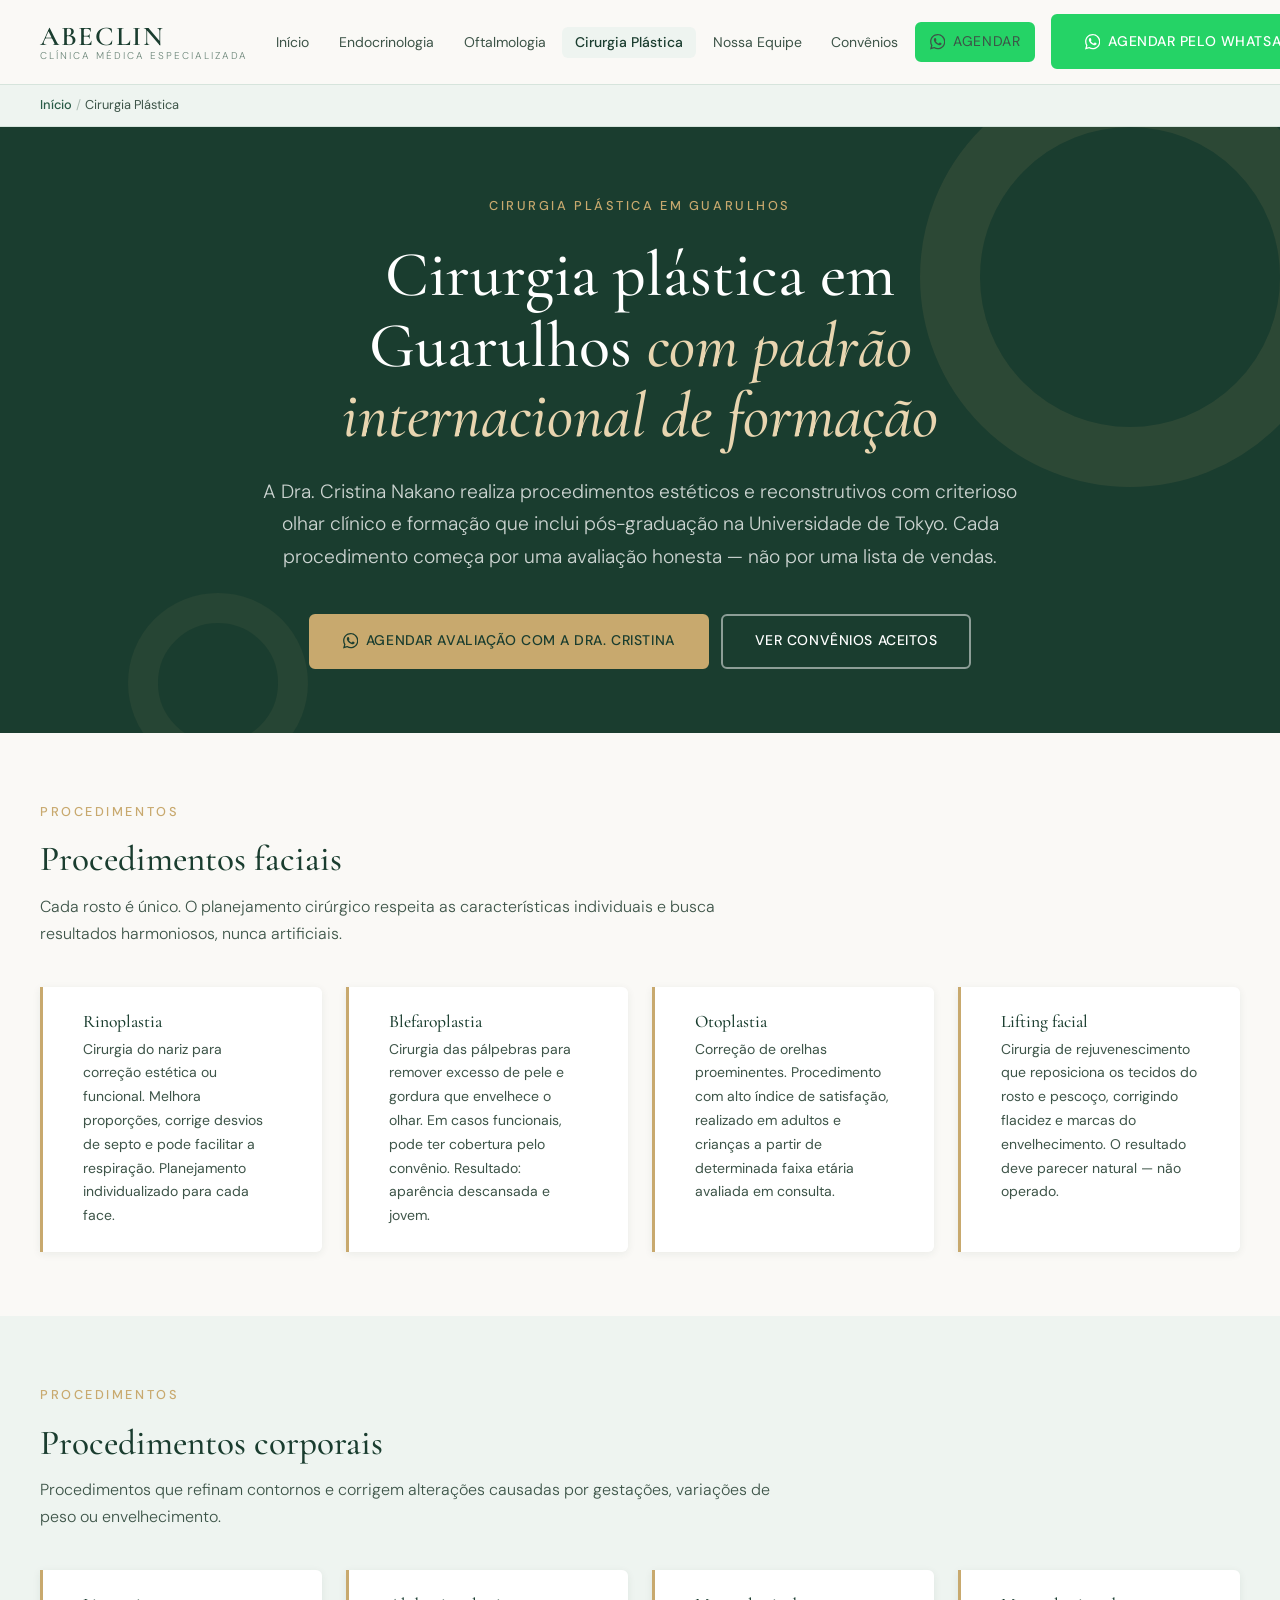
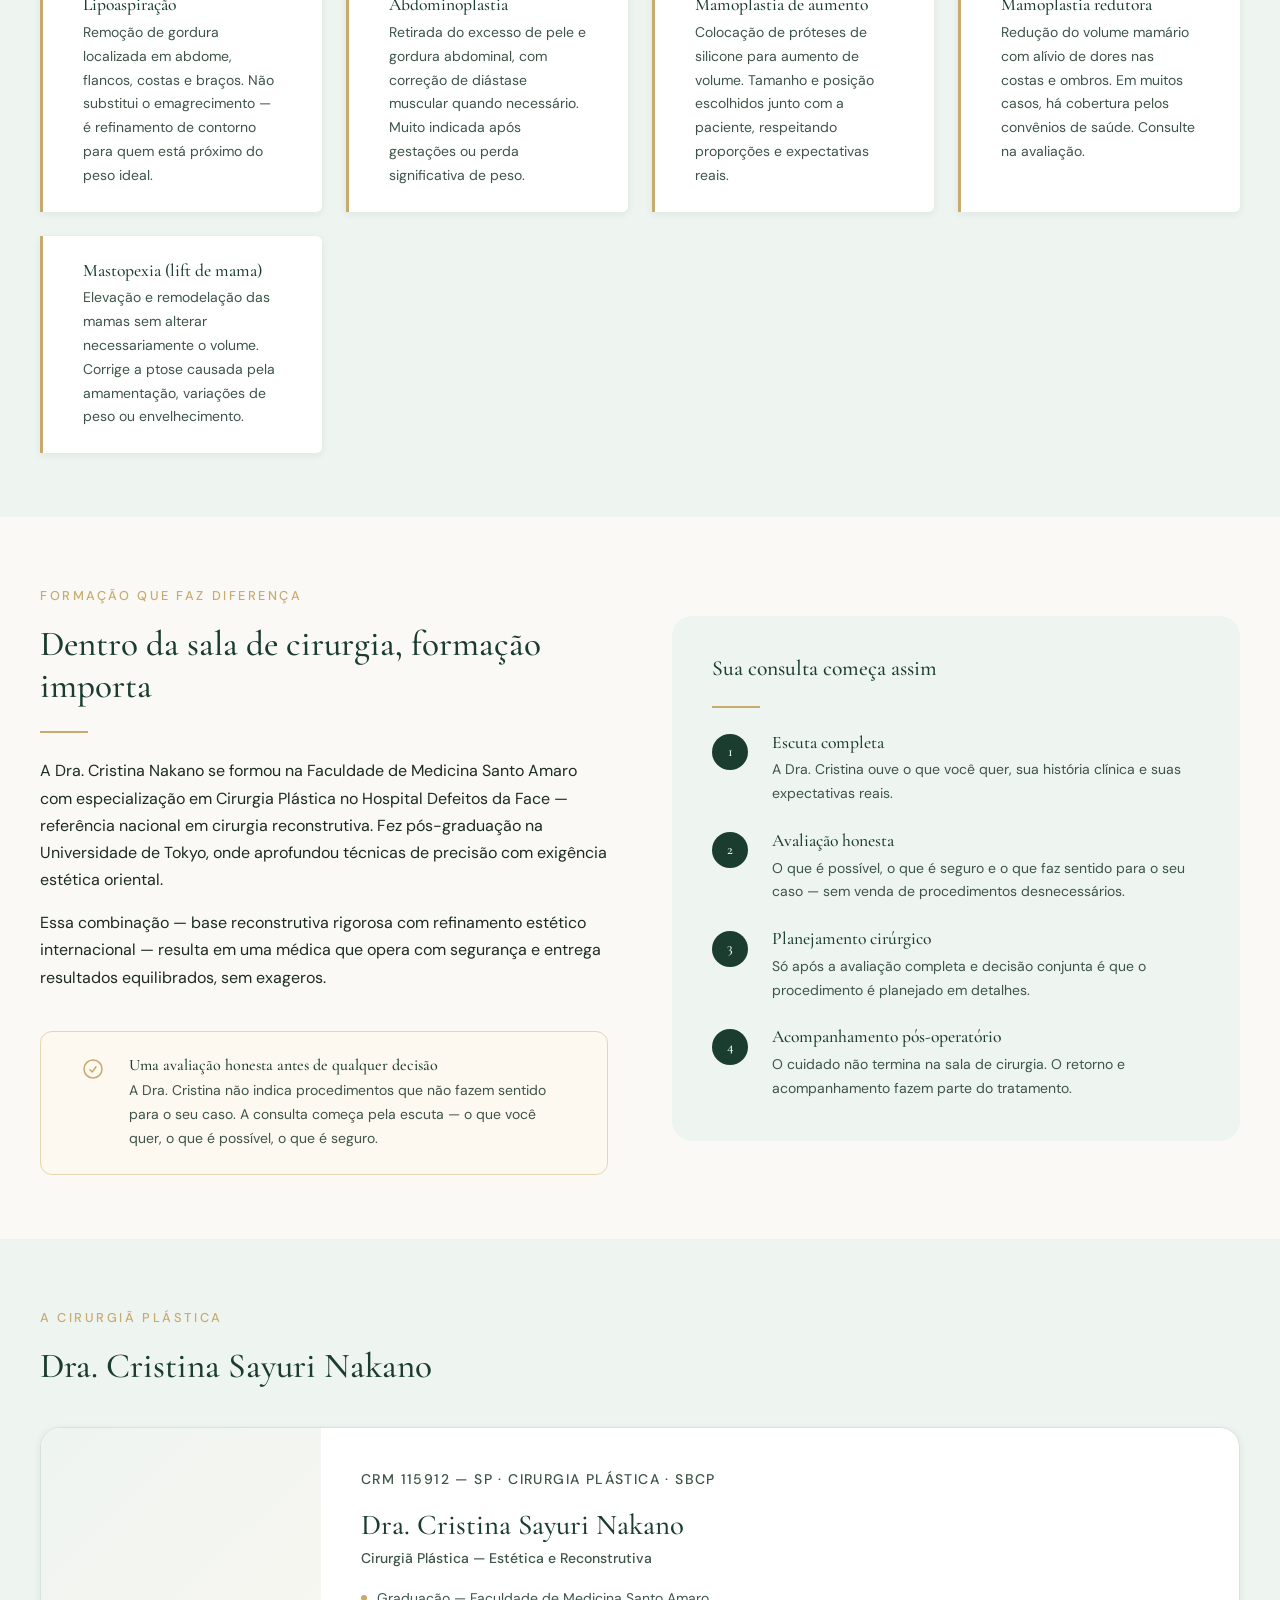
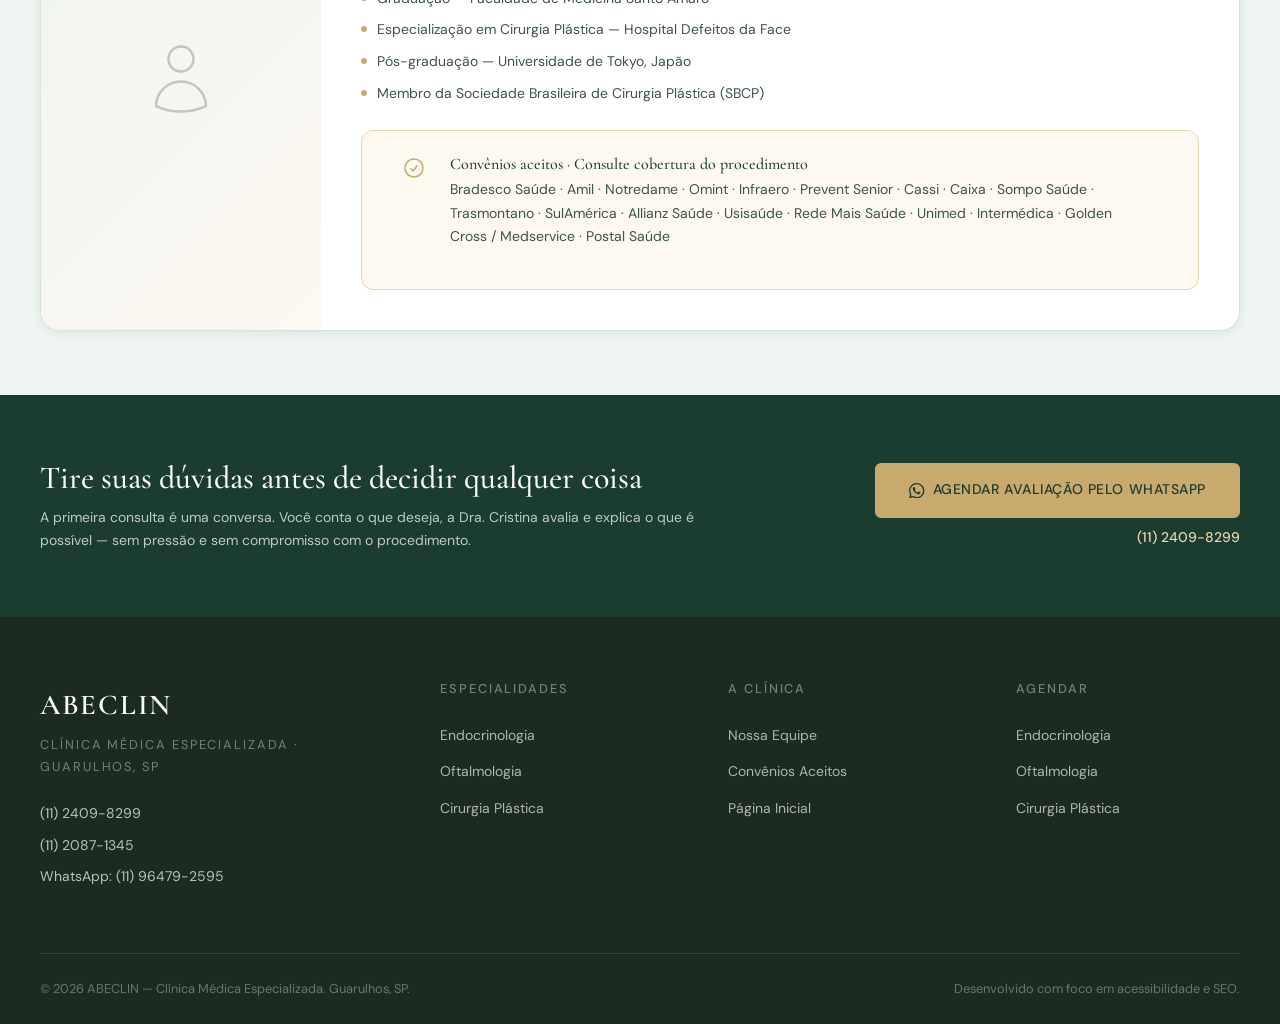
<file: cirurgia-plastica.html>
<!DOCTYPE html>
<html lang="pt-BR">
<head>
  <meta charset="UTF-8">
  <meta name="viewport" content="width=device-width, initial-scale=1.0">

  <!-- ═══ SEO PRIMÁRIO ═══════════════════════════════════════ -->
  <title>Cirurgiã Plástica em Guarulhos | ABECLIN | Dra. Cristina Nakano</title>
  <meta name="description" content="Cirurgia plástica facial e corporal em Guarulhos com a Dra. Cristina Nakano, pós-graduada na Universidade de Tokyo. Rinoplastia, lipoaspiração, mamoplastia. Convênios aceitos. Agende.">
  <meta name="keywords" content="cirurgiã plástica Guarulhos, rinoplastia Guarulhos, lipoaspiração Guarulhos, cirurgia plástica convênio Guarulhos, mamoplastia Guarulhos">
  <link rel="canonical" href="https://www.abeclin.com.br/cirurgia-plastica.html">
  <meta property="og:title"       content="Cirurgiã Plástica em Guarulhos | Dra. Cristina Nakano | ABECLIN">
  <meta property="og:description" content="Dra. Cristina Nakano, pós-graduada na Universidade de Tokyo. Cirurgia plástica estética e reconstrutiva em Guarulhos com convênios aceitos.">
  <meta property="og:url"         content="https://www.abeclin.com.br/cirurgia-plastica.html">
  <meta property="og:image"       content="https://www.abeclin.com.br/images/og-cirurgia-plastica.jpg">
  <meta name="twitter:card"       content="summary_large_image">

  <!-- ═══ PIXELS: copie o bloco de rastreamento do index.html ═ -->

  <!-- ═══ SCHEMA.ORG ════════════════════════════════════════ -->
  <script type="application/ld+json">
  {
    "@context": "https://schema.org",
    "@graph": [
      {
        "@type": "MedicalClinic",
        "@id": "https://www.abeclin.com.br/#organization",
        "name": "ABECLIN — Clínica Médica Especializada",
        "url": "https://www.abeclin.com.br/",
        "address": {
          "@type": "PostalAddress",
          "addressLocality": "Guarulhos",
          "addressRegion": "SP",
          "addressCountry": "BR"
        },
        "telephone": ["+551124098299", "+551120871345"]
      },
      {
        "@type": "MedicalSpecialty",
        "name": "Cirurgia Plástica",
        "url": "https://www.abeclin.com.br/cirurgia-plastica.html",
        "description": "Cirurgia plástica estética e reconstrutiva em Guarulhos: rinoplastia, blefaroplastia, otoplastia, lifting, lipoaspiração, abdominoplastia, mamoplastia.",
        "availableAtOrFrom": { "@id": "https://www.abeclin.com.br/#organization" }
      },
      {
        "@type": "Physician",
        "name": "Dra. Cristina Sayuri Nakano",
        "medicalSpecialty": "PlasticSurgery",
        "identifier": "CRM 115912 SP",
        "worksFor": { "@id": "https://www.abeclin.com.br/#organization" },
        "alumniOf": [
          { "@type": "CollegeOrUniversity", "name": "Faculdade de Medicina Santo Amaro" },
          { "@type": "Hospital", "name": "Hospital Defeitos da Face" },
          { "@type": "CollegeOrUniversity", "name": "Universidade de Tokyo", "address": { "@type": "PostalAddress", "addressCountry": "JP" } }
        ]
      },
      {
        "@type": "BreadcrumbList",
        "itemListElement": [
          { "@type": "ListItem", "position": 1, "name": "Início", "item": "https://www.abeclin.com.br/" },
          { "@type": "ListItem", "position": 2, "name": "Cirurgia Plástica", "item": "https://www.abeclin.com.br/cirurgia-plastica.html" }
        ]
      }
    ]
  }
  </script>

  <link rel="stylesheet" href="css/style.css">
  <link rel="icon" type="image/svg+xml" href="images/favicon.svg">
</head>
<body>

  <a class="skip-link" href="#main-content">Ir para o conteúdo principal</a>

  <header>
    <nav class="navbar" aria-label="Navegação principal">
      <div class="container">
        <a href="index.html" class="nav-logo" aria-label="ABECLIN — página inicial">
          <span class="nav-logo-name">ABECLIN</span>
          <span class="nav-logo-sub">Clínica Médica Especializada</span>
        </a>
        <button class="nav-toggle" aria-expanded="false" aria-controls="nav-menu" aria-label="Abrir menu">
          <span></span><span></span><span></span>
        </button>
        <ul class="nav-links" id="nav-menu" role="list">
          <li><a href="index.html">Início</a></li>
          <li><a href="endocrinologia.html">Endocrinologia</a></li>
          <li><a href="oftalmologia.html">Oftalmologia</a></li>
          <li><a href="cirurgia-plastica.html" aria-current="page">Cirurgia Plástica</a></li>
          <li><a href="equipe.html">Nossa Equipe</a></li>
          <li><a href="convenios.html">Convênios</a></li>
          <li><a href="#" class="btn btn-wa" data-wa="Olá! Gostaria de agendar uma avaliação de Cirurgia Plástica com a Dra. Cristina na ABECLIN.">
            <svg aria-hidden="true" xmlns="http://www.w3.org/2000/svg" viewBox="0 0 24 24" fill="currentColor"><path d="M17.472 14.382c-.297-.149-1.758-.867-2.03-.967-.273-.099-.471-.148-.67.15-.197.297-.767.966-.94 1.164-.173.199-.347.223-.644.075-.297-.15-1.255-.463-2.39-1.475-.883-.788-1.48-1.761-1.653-2.059-.173-.297-.018-.458.13-.606.134-.133.298-.347.446-.52.149-.174.198-.298.298-.497.099-.198.05-.371-.025-.52-.075-.149-.669-1.612-.916-2.207-.242-.579-.487-.5-.669-.51-.173-.008-.371-.01-.57-.01-.198 0-.52.074-.792.372-.272.297-1.04 1.016-1.04 2.479 0 1.462 1.065 2.875 1.213 3.074.149.198 2.096 3.2 5.077 4.487.709.306 1.262.489 1.694.625.712.227 1.36.195 1.871.118.571-.085 1.758-.719 2.006-1.413.248-.694.248-1.289.173-1.413-.074-.124-.272-.198-.57-.347m-5.421 7.403h-.004a9.87 9.87 0 01-5.031-1.378l-.361-.214-3.741.982.998-3.648-.235-.374a9.86 9.86 0 01-1.51-5.26c.001-5.45 4.436-9.884 9.888-9.884 2.64 0 5.122 1.03 6.988 2.898a9.825 9.825 0 012.893 6.994c-.003 5.45-4.437 9.884-9.885 9.884m8.413-18.297A11.815 11.815 0 0012.05 0C5.495 0 .16 5.335.157 11.892c0 2.096.547 4.142 1.588 5.945L.057 24l6.305-1.654a11.882 11.882 0 005.683 1.448h.005c6.554 0 11.89-5.335 11.893-11.893a11.821 11.821 0 00-3.48-8.413z"/></svg>
            Agendar
          </a></li>
        </ul>
        <a href="#" class="btn btn-wa nav-cta desktop-only" data-wa="Olá! Gostaria de agendar uma avaliação de Cirurgia Plástica na ABECLIN.">
          <svg aria-hidden="true" xmlns="http://www.w3.org/2000/svg" viewBox="0 0 24 24" fill="currentColor" style="width:1.1em;height:1.1em"><path d="M17.472 14.382c-.297-.149-1.758-.867-2.03-.967-.273-.099-.471-.148-.67.15-.197.297-.767.966-.94 1.164-.173.199-.347.223-.644.075-.297-.15-1.255-.463-2.39-1.475-.883-.788-1.48-1.761-1.653-2.059-.173-.297-.018-.458.13-.606.134-.133.298-.347.446-.52.149-.174.198-.298.298-.497.099-.198.05-.371-.025-.52-.075-.149-.669-1.612-.916-2.207-.242-.579-.487-.5-.669-.51-.173-.008-.371-.01-.57-.01-.198 0-.52.074-.792.372-.272.297-1.04 1.016-1.04 2.479 0 1.462 1.065 2.875 1.213 3.074.149.198 2.096 3.2 5.077 4.487.709.306 1.262.489 1.694.625.712.227 1.36.195 1.871.118.571-.085 1.758-.719 2.006-1.413.248-.694.248-1.289.173-1.413-.074-.124-.272-.198-.57-.347m-5.421 7.403h-.004a9.87 9.87 0 01-5.031-1.378l-.361-.214-3.741.982.998-3.648-.235-.374a9.86 9.86 0 01-1.51-5.26c.001-5.45 4.436-9.884 9.888-9.884 2.64 0 5.122 1.03 6.988 2.898a9.825 9.825 0 012.893 6.994c-.003 5.45-4.437 9.884-9.885 9.884m8.413-18.297A11.815 11.815 0 0012.05 0C5.495 0 .16 5.335.157 11.892c0 2.096.547 4.142 1.588 5.945L.057 24l6.305-1.654a11.882 11.882 0 005.683 1.448h.005c6.554 0 11.89-5.335 11.893-11.893a11.821 11.821 0 00-3.48-8.413z"/></svg>
          Agendar pelo WhatsApp
        </a>
      </div>
    </nav>
  </header>

  <nav class="breadcrumb" aria-label="Caminho de navegação">
    <div class="container">
      <ol role="list">
        <li><a href="index.html">Início</a></li>
        <li><span aria-current="page">Cirurgia Plástica</span></li>
      </ol>
    </div>
  </nav>

  <main id="main-content">

    <!-- HERO -->
    <section class="hero hero-inner" aria-labelledby="hero-cirurg-heading">
      <div class="container">
        <span class="hero-eyebrow">Cirurgia Plástica em Guarulhos</span>
        <h1 id="hero-cirurg-heading">
          Cirurgia plástica em Guarulhos
          <em>com padrão internacional de formação</em>
        </h1>
        <p class="lead">
          A Dra. Cristina Nakano realiza procedimentos estéticos e reconstrutivos com criterioso olhar
          clínico e formação que inclui pós-graduação na Universidade de Tokyo. Cada procedimento
          começa por uma avaliação honesta — não por uma lista de vendas.
        </p>
        <div class="hero-actions">
          <a href="#" class="btn btn-ouro" data-wa="Olá! Gostaria de agendar uma avaliação de Cirurgia Plástica com a Dra. Cristina na ABECLIN.">
            <svg aria-hidden="true" xmlns="http://www.w3.org/2000/svg" viewBox="0 0 24 24" fill="currentColor"><path d="M17.472 14.382c-.297-.149-1.758-.867-2.03-.967-.273-.099-.471-.148-.67.15-.197.297-.767.966-.94 1.164-.173.199-.347.223-.644.075-.297-.15-1.255-.463-2.39-1.475-.883-.788-1.48-1.761-1.653-2.059-.173-.297-.018-.458.13-.606.134-.133.298-.347.446-.52.149-.174.198-.298.298-.497.099-.198.05-.371-.025-.52-.075-.149-.669-1.612-.916-2.207-.242-.579-.487-.5-.669-.51-.173-.008-.371-.01-.57-.01-.198 0-.52.074-.792.372-.272.297-1.04 1.016-1.04 2.479 0 1.462 1.065 2.875 1.213 3.074.149.198 2.096 3.2 5.077 4.487.709.306 1.262.489 1.694.625.712.227 1.36.195 1.871.118.571-.085 1.758-.719 2.006-1.413.248-.694.248-1.289.173-1.413-.074-.124-.272-.198-.57-.347m-5.421 7.403h-.004a9.87 9.87 0 01-5.031-1.378l-.361-.214-3.741.982.998-3.648-.235-.374a9.86 9.86 0 01-1.51-5.26c.001-5.45 4.436-9.884 9.888-9.884 2.64 0 5.122 1.03 6.988 2.898a9.825 9.825 0 012.893 6.994c-.003 5.45-4.437 9.884-9.885 9.884m8.413-18.297A11.815 11.815 0 0012.05 0C5.495 0 .16 5.335.157 11.892c0 2.096.547 4.142 1.588 5.945L.057 24l6.305-1.654a11.882 11.882 0 005.683 1.448h.005c6.554 0 11.89-5.335 11.893-11.893a11.821 11.821 0 00-3.48-8.413z"/></svg>
            Agendar avaliação com a Dra. Cristina
          </a>
          <a href="convenios.html" class="btn btn-ghost">Ver convênios aceitos</a>
        </div>
      </div>
    </section>

    <!-- PROCEDIMENTOS FACIAIS -->
    <section aria-labelledby="faciais-heading">
      <div class="container">
        <div class="section-header">
          <span class="section-label">Procedimentos</span>
          <h2 id="faciais-heading">Procedimentos faciais</h2>
          <p>Cada rosto é único. O planejamento cirúrgico respeita as características individuais e busca resultados harmoniosos, nunca artificiais.</p>
        </div>
        <div class="procedimentos-grid">
          <article class="procedimento-item" aria-labelledby="rino-title">
            <h3 id="rino-title">Rinoplastia</h3>
            <p>Cirurgia do nariz para correção estética ou funcional. Melhora proporções, corrige desvios de septo e pode facilitar a respiração. Planejamento individualizado para cada face.</p>
          </article>
          <article class="procedimento-item" aria-labelledby="blephar-title">
            <h3 id="blephar-title">Blefaroplastia</h3>
            <p>Cirurgia das pálpebras para remover excesso de pele e gordura que envelhece o olhar. Em casos funcionais, pode ter cobertura pelo convênio. Resultado: aparência descansada e jovem.</p>
          </article>
          <article class="procedimento-item" aria-labelledby="otoplas-title">
            <h3 id="otoplas-title">Otoplastia</h3>
            <p>Correção de orelhas proeminentes. Procedimento com alto índice de satisfação, realizado em adultos e crianças a partir de determinada faixa etária avaliada em consulta.</p>
          </article>
          <article class="procedimento-item" aria-labelledby="lifting-title">
            <h3 id="lifting-title">Lifting facial</h3>
            <p>Cirurgia de rejuvenescimento que reposiciona os tecidos do rosto e pescoço, corrigindo flacidez e marcas do envelhecimento. O resultado deve parecer natural — não operado.</p>
          </article>
        </div>
      </div>
    </section>

    <!-- PROCEDIMENTOS CORPORAIS -->
    <section class="section-alt" aria-labelledby="corporais-heading">
      <div class="container">
        <div class="section-header">
          <span class="section-label">Procedimentos</span>
          <h2 id="corporais-heading">Procedimentos corporais</h2>
          <p>Procedimentos que refinam contornos e corrigem alterações causadas por gestações, variações de peso ou envelhecimento.</p>
        </div>
        <div class="procedimentos-grid">
          <article class="procedimento-item" aria-labelledby="lipo-title">
            <h3 id="lipo-title">Lipoaspiração</h3>
            <p>Remoção de gordura localizada em abdome, flancos, costas e braços. Não substitui o emagrecimento — é refinamento de contorno para quem está próximo do peso ideal.</p>
          </article>
          <article class="procedimento-item" aria-labelledby="abdomino-title">
            <h3 id="abdomino-title">Abdominoplastia</h3>
            <p>Retirada do excesso de pele e gordura abdominal, com correção de diástase muscular quando necessário. Muito indicada após gestações ou perda significativa de peso.</p>
          </article>
          <article class="procedimento-item" aria-labelledby="mamo-aumento-title">
            <h3 id="mamo-aumento-title">Mamoplastia de aumento</h3>
            <p>Colocação de próteses de silicone para aumento de volume. Tamanho e posição escolhidos junto com a paciente, respeitando proporções e expectativas reais.</p>
          </article>
          <article class="procedimento-item" aria-labelledby="mamo-redutora-title">
            <h3 id="mamo-redutora-title">Mamoplastia redutora</h3>
            <p>Redução do volume mamário com alívio de dores nas costas e ombros. Em muitos casos, há cobertura pelos convênios de saúde. Consulte na avaliação.</p>
          </article>
          <article class="procedimento-item" aria-labelledby="mastopexia-title">
            <h3 id="mastopexia-title">Mastopexia (lift de mama)</h3>
            <p>Elevação e remodelação das mamas sem alterar necessariamente o volume. Corrige a ptose causada pela amamentação, variações de peso ou envelhecimento.</p>
          </article>
        </div>
      </div>
    </section>

    <!-- POR QUE DRA. CRISTINA -->
    <section aria-labelledby="formacao-heading">
      <div class="container">
        <div class="grid-2">
          <div>
            <span class="section-label">Formação que faz diferença</span>
            <h2 id="formacao-heading">Dentro da sala de cirurgia, formação importa</h2>
            <div class="divider" aria-hidden="true"></div>
            <p>A Dra. Cristina Nakano se formou na Faculdade de Medicina Santo Amaro com especialização em Cirurgia Plástica no Hospital Defeitos da Face — referência nacional em cirurgia reconstrutiva. Fez pós-graduação na Universidade de Tokyo, onde aprofundou técnicas de precisão com exigência estética oriental.</p>
            <p class="mt-sm">Essa combinação — base reconstrutiva rigorosa com refinamento estético internacional — resulta em uma médica que opera com segurança e entrega resultados equilibrados, sem exageros.</p>

            <div class="alerta mt-lg">
              <svg class="alerta-icon" aria-hidden="true" xmlns="http://www.w3.org/2000/svg" fill="none" viewBox="0 0 24 24" stroke-width="1.5" stroke="currentColor"><path stroke-linecap="round" stroke-linejoin="round" d="M9 12.75L11.25 15 15 9.75M21 12a9 9 0 11-18 0 9 9 0 0118 0z"/></svg>
              <div>
                <h4>Uma avaliação honesta antes de qualquer decisão</h4>
                <p>A Dra. Cristina não indica procedimentos que não fazem sentido para o seu caso. A consulta começa pela escuta — o que você quer, o que é possível, o que é seguro.</p>
              </div>
            </div>
          </div>

          <div style="background: var(--clr-verde-pale); border-radius: var(--radius-lg); padding: var(--sp-lg);">
            <h3>Sua consulta começa assim</h3>
            <div class="divider" aria-hidden="true"></div>
            <div class="features-list">
              <div class="feature-item">
                <div class="feature-num" aria-hidden="true">1</div>
                <div class="feature-body">
                  <h3>Escuta completa</h3>
                  <p>A Dra. Cristina ouve o que você quer, sua história clínica e suas expectativas reais.</p>
                </div>
              </div>
              <div class="feature-item">
                <div class="feature-num" aria-hidden="true">2</div>
                <div class="feature-body">
                  <h3>Avaliação honesta</h3>
                  <p>O que é possível, o que é seguro e o que faz sentido para o seu caso — sem venda de procedimentos desnecessários.</p>
                </div>
              </div>
              <div class="feature-item">
                <div class="feature-num" aria-hidden="true">3</div>
                <div class="feature-body">
                  <h3>Planejamento cirúrgico</h3>
                  <p>Só após a avaliação completa e decisão conjunta é que o procedimento é planejado em detalhes.</p>
                </div>
              </div>
              <div class="feature-item">
                <div class="feature-num" aria-hidden="true">4</div>
                <div class="feature-body">
                  <h3>Acompanhamento pós-operatório</h3>
                  <p>O cuidado não termina na sala de cirurgia. O retorno e acompanhamento fazem parte do tratamento.</p>
                </div>
              </div>
            </div>
          </div>
        </div>
      </div>
    </section>

    <!-- A MÉDICA -->
    <section class="section-alt" aria-labelledby="medica-cirurg-heading">
      <div class="container">
        <div class="section-header">
          <span class="section-label">A cirurgiã plástica</span>
          <h2 id="medica-cirurg-heading">Dra. Cristina Sayuri Nakano</h2>
        </div>

        <article class="medico-card" aria-label="Perfil da Dra. Cristina Sayuri Nakano">
          <div style="background: linear-gradient(135deg, var(--clr-verde-pale), var(--clr-ouro-pale)); display:flex; align-items:center; justify-content:center; min-height:260px;" role="img" aria-label="Foto da Dra. Cristina Nakano, cirurgiã plástica em Guarulhos">
            <svg aria-hidden="true" xmlns="http://www.w3.org/2000/svg" fill="none" viewBox="0 0 24 24" stroke-width="0.75" stroke="var(--clr-texto-lt)" style="width:80px;height:80px;opacity:.4"><path stroke-linecap="round" stroke-linejoin="round" d="M15.75 6a3.75 3.75 0 11-7.5 0 3.75 3.75 0 017.5 0zM4.501 20.118a7.5 7.5 0 0114.998 0A17.933 17.933 0 0112 21.75c-2.676 0-5.216-.584-7.499-1.632z"/></svg>
            <!-- <img src="images/dra-cristina-nakano-cirurgia-plastica-guarulhos.jpg"
                 alt="Dra. Cristina Sayuri Nakano, cirurgiã plástica em Guarulhos — CRM 115912"
                 class="medico-foto" loading="lazy"> -->
          </div>
          <div class="medico-info">
            <p class="medico-crm">CRM 115912 — SP · Cirurgia Plástica · SBCP</p>
            <h2 style="font-size: clamp(1.3rem, 2.5vw, 1.8rem);">Dra. Cristina Sayuri Nakano</h2>
            <p class="medico-especialidade">Cirurgiã Plástica — Estética e Reconstrutiva</p>
            <div class="medico-formacao" aria-label="Formação acadêmica">
              <div class="formacao-item">Graduação — Faculdade de Medicina Santo Amaro</div>
              <div class="formacao-item">Especialização em Cirurgia Plástica — Hospital Defeitos da Face</div>
              <div class="formacao-item">Pós-graduação — Universidade de Tokyo, Japão</div>
              <div class="formacao-item">Membro da Sociedade Brasileira de Cirurgia Plástica (SBCP)</div>
            </div>
            <div class="alerta mt-md">
              <svg class="alerta-icon" aria-hidden="true" xmlns="http://www.w3.org/2000/svg" fill="none" viewBox="0 0 24 24" stroke-width="1.5" stroke="currentColor"><path stroke-linecap="round" stroke-linejoin="round" d="M9 12.75L11.25 15 15 9.75M21 12a9 9 0 11-18 0 9 9 0 0118 0z"/></svg>
              <div>
                <h4>Convênios aceitos · Consulte cobertura do procedimento</h4>
                <p>Bradesco Saúde · Amil · Notredame · Omint · Infraero · Prevent Senior · Cassi · Caixa · Sompo Saúde · Trasmontano · SulAmérica · Allianz Saúde · Usisaúde · Rede Mais Saúde · Unimed · Intermédica · Golden Cross / Medservice · Postal Saúde</p>
              </div>
            </div>
          </div>
        </article>
      </div>
    </section>

    <!-- CTA FINAL -->
    <section class="cta-banner" aria-labelledby="cta-cirurg-heading">
      <div class="container">
        <div>
          <h2 id="cta-cirurg-heading">Tire suas dúvidas antes de decidir qualquer coisa</h2>
          <p>A primeira consulta é uma conversa. Você conta o que deseja, a Dra. Cristina avalia e explica o que é possível — sem pressão e sem compromisso com o procedimento.</p>
        </div>
        <div class="cta-banner-actions">
          <a href="#" class="btn btn-ouro" data-wa="Olá! Gostaria de agendar uma avaliação de Cirurgia Plástica com a Dra. Cristina na ABECLIN.">
            <svg aria-hidden="true" xmlns="http://www.w3.org/2000/svg" viewBox="0 0 24 24" fill="currentColor"><path d="M17.472 14.382c-.297-.149-1.758-.867-2.03-.967-.273-.099-.471-.148-.67.15-.197.297-.767.966-.94 1.164-.173.199-.347.223-.644.075-.297-.15-1.255-.463-2.39-1.475-.883-.788-1.48-1.761-1.653-2.059-.173-.297-.018-.458.13-.606.134-.133.298-.347.446-.52.149-.174.198-.298.298-.497.099-.198.05-.371-.025-.52-.075-.149-.669-1.612-.916-2.207-.242-.579-.487-.5-.669-.51-.173-.008-.371-.01-.57-.01-.198 0-.52.074-.792.372-.272.297-1.04 1.016-1.04 2.479 0 1.462 1.065 2.875 1.213 3.074.149.198 2.096 3.2 5.077 4.487.709.306 1.262.489 1.694.625.712.227 1.36.195 1.871.118.571-.085 1.758-.719 2.006-1.413.248-.694.248-1.289.173-1.413-.074-.124-.272-.198-.57-.347m-5.421 7.403h-.004a9.87 9.87 0 01-5.031-1.378l-.361-.214-3.741.982.998-3.648-.235-.374a9.86 9.86 0 01-1.51-5.26c.001-5.45 4.436-9.884 9.888-9.884 2.64 0 5.122 1.03 6.988 2.898a9.825 9.825 0 012.893 6.994c-.003 5.45-4.437 9.884-9.885 9.884m8.413-18.297A11.815 11.815 0 0012.05 0C5.495 0 .16 5.335.157 11.892c0 2.096.547 4.142 1.588 5.945L.057 24l6.305-1.654a11.882 11.882 0 005.683 1.448h.005c6.554 0 11.89-5.335 11.893-11.893a11.821 11.821 0 00-3.48-8.413z"/></svg>
            Agendar avaliação pelo WhatsApp
          </a>
          <p class="cta-tel"><a href="tel:+551124098299">(11) 2409-8299</a></p>
        </div>
      </div>
    </section>

  </main>

  <footer class="footer">
    <div class="container">
      <div class="footer-grid">
        <div class="footer-brand">
          <div class="footer-logo">ABECLIN</div>
          <div class="footer-tagline">Clínica Médica Especializada · Guarulhos, SP</div>
          <div class="footer-contato">
            <a href="tel:+551124098299">(11) 2409-8299</a>
            <a href="tel:+551120871345">(11) 2087-1345</a>
            <a href="#" data-wa="Olá! Gostaria de falar com a ABECLIN.">WhatsApp: (11) 96479-2595</a>
          </div>
        </div>
        <div class="footer-col">
          <h4>Especialidades</h4>
          <ul>
            <li><a href="endocrinologia.html">Endocrinologia</a></li>
            <li><a href="oftalmologia.html">Oftalmologia</a></li>
            <li><a href="cirurgia-plastica.html">Cirurgia Plástica</a></li>
          </ul>
        </div>
        <div class="footer-col">
          <h4>A clínica</h4>
          <ul>
            <li><a href="equipe.html">Nossa Equipe</a></li>
            <li><a href="convenios.html">Convênios Aceitos</a></li>
            <li><a href="index.html">Página Inicial</a></li>
          </ul>
        </div>
        <div class="footer-col">
          <h4>Agendar</h4>
          <ul>
            <li><a href="#" data-wa="Quero agendar consulta de Endocrinologia.">Endocrinologia</a></li>
            <li><a href="#" data-wa="Quero agendar consulta de Oftalmologia.">Oftalmologia</a></li>
            <li><a href="#" data-wa="Quero agendar avaliação de Cirurgia Plástica.">Cirurgia Plástica</a></li>
          </ul>
        </div>
      </div>
      <div class="footer-bottom">
        <p>© <span id="ano-atual"></span> ABECLIN — Clínica Médica Especializada. Guarulhos, SP.</p>
        <p>Desenvolvido com foco em acessibilidade e SEO.</p>
      </div>
    </div>
  </footer>

  <script src="js/main.js"></script>
  <script>document.getElementById('ano-atual').textContent = new Date().getFullYear();</script>
</body>
</html>
</file>
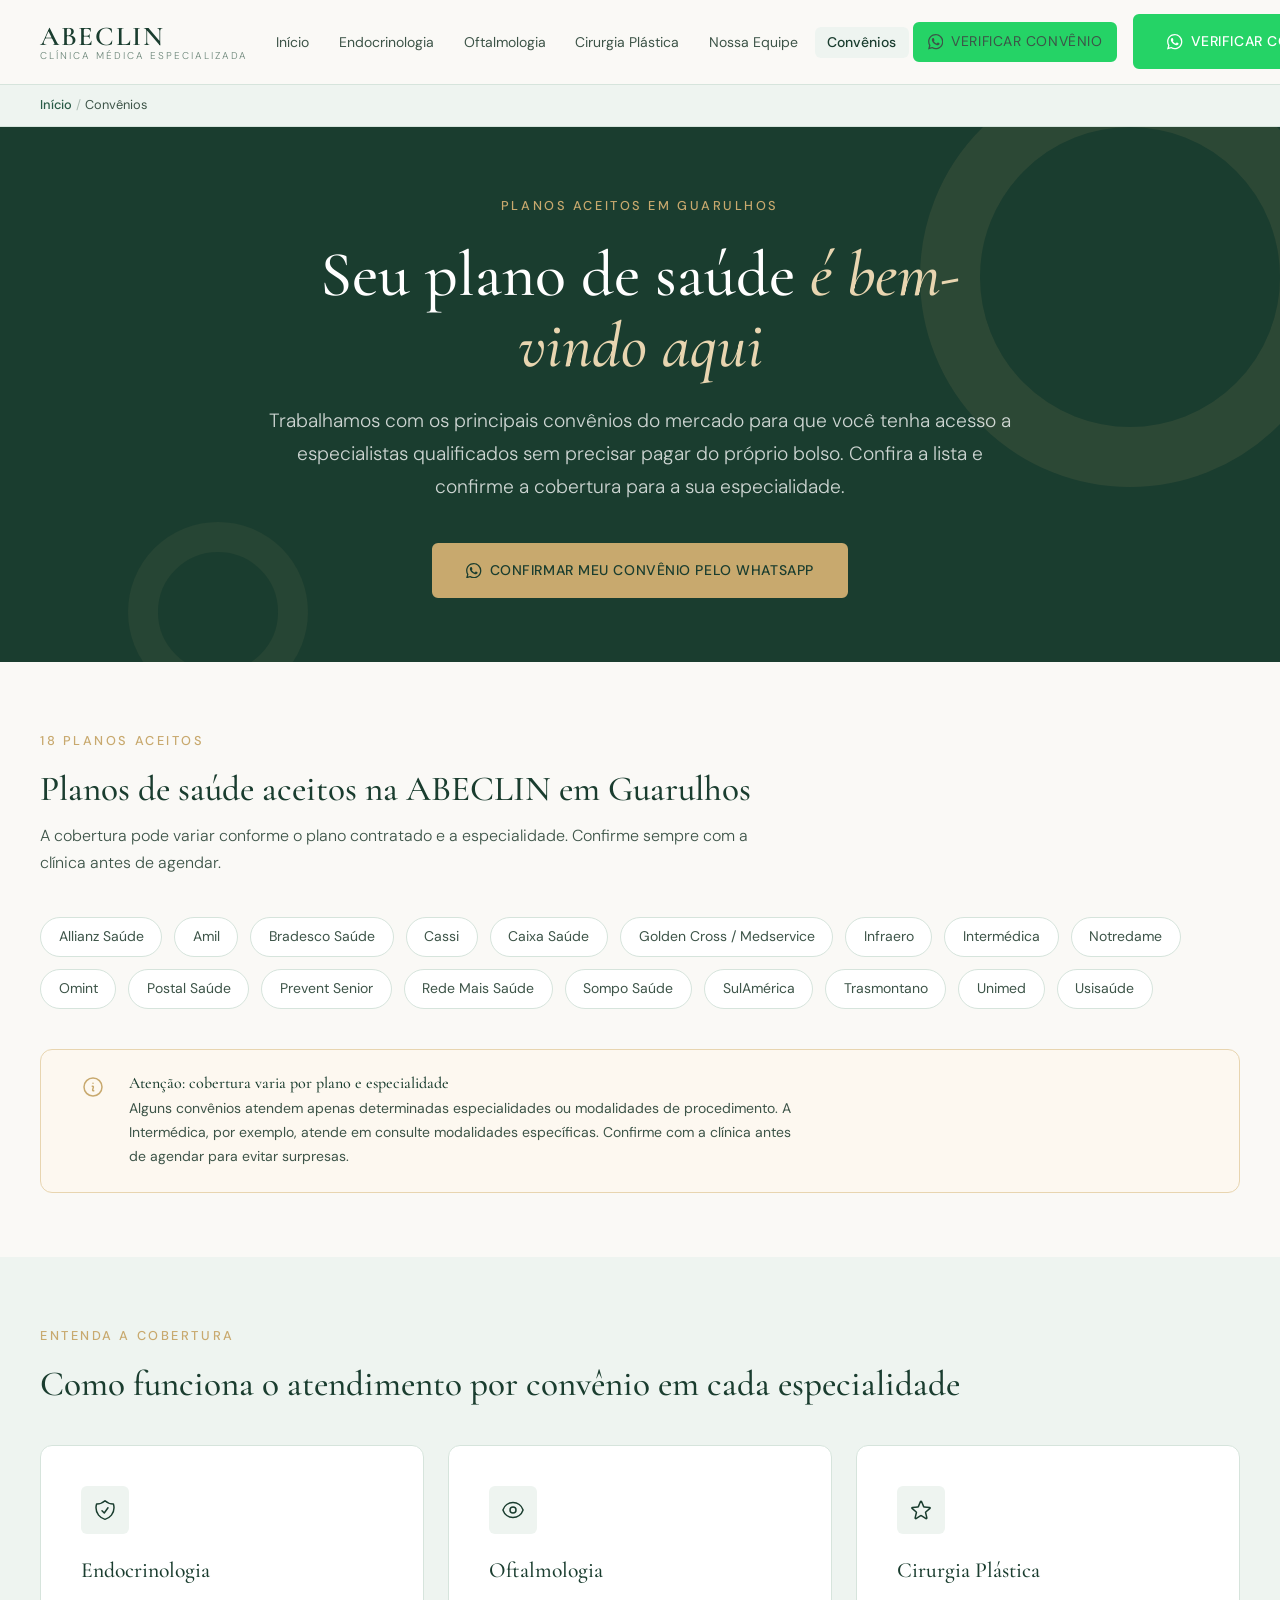
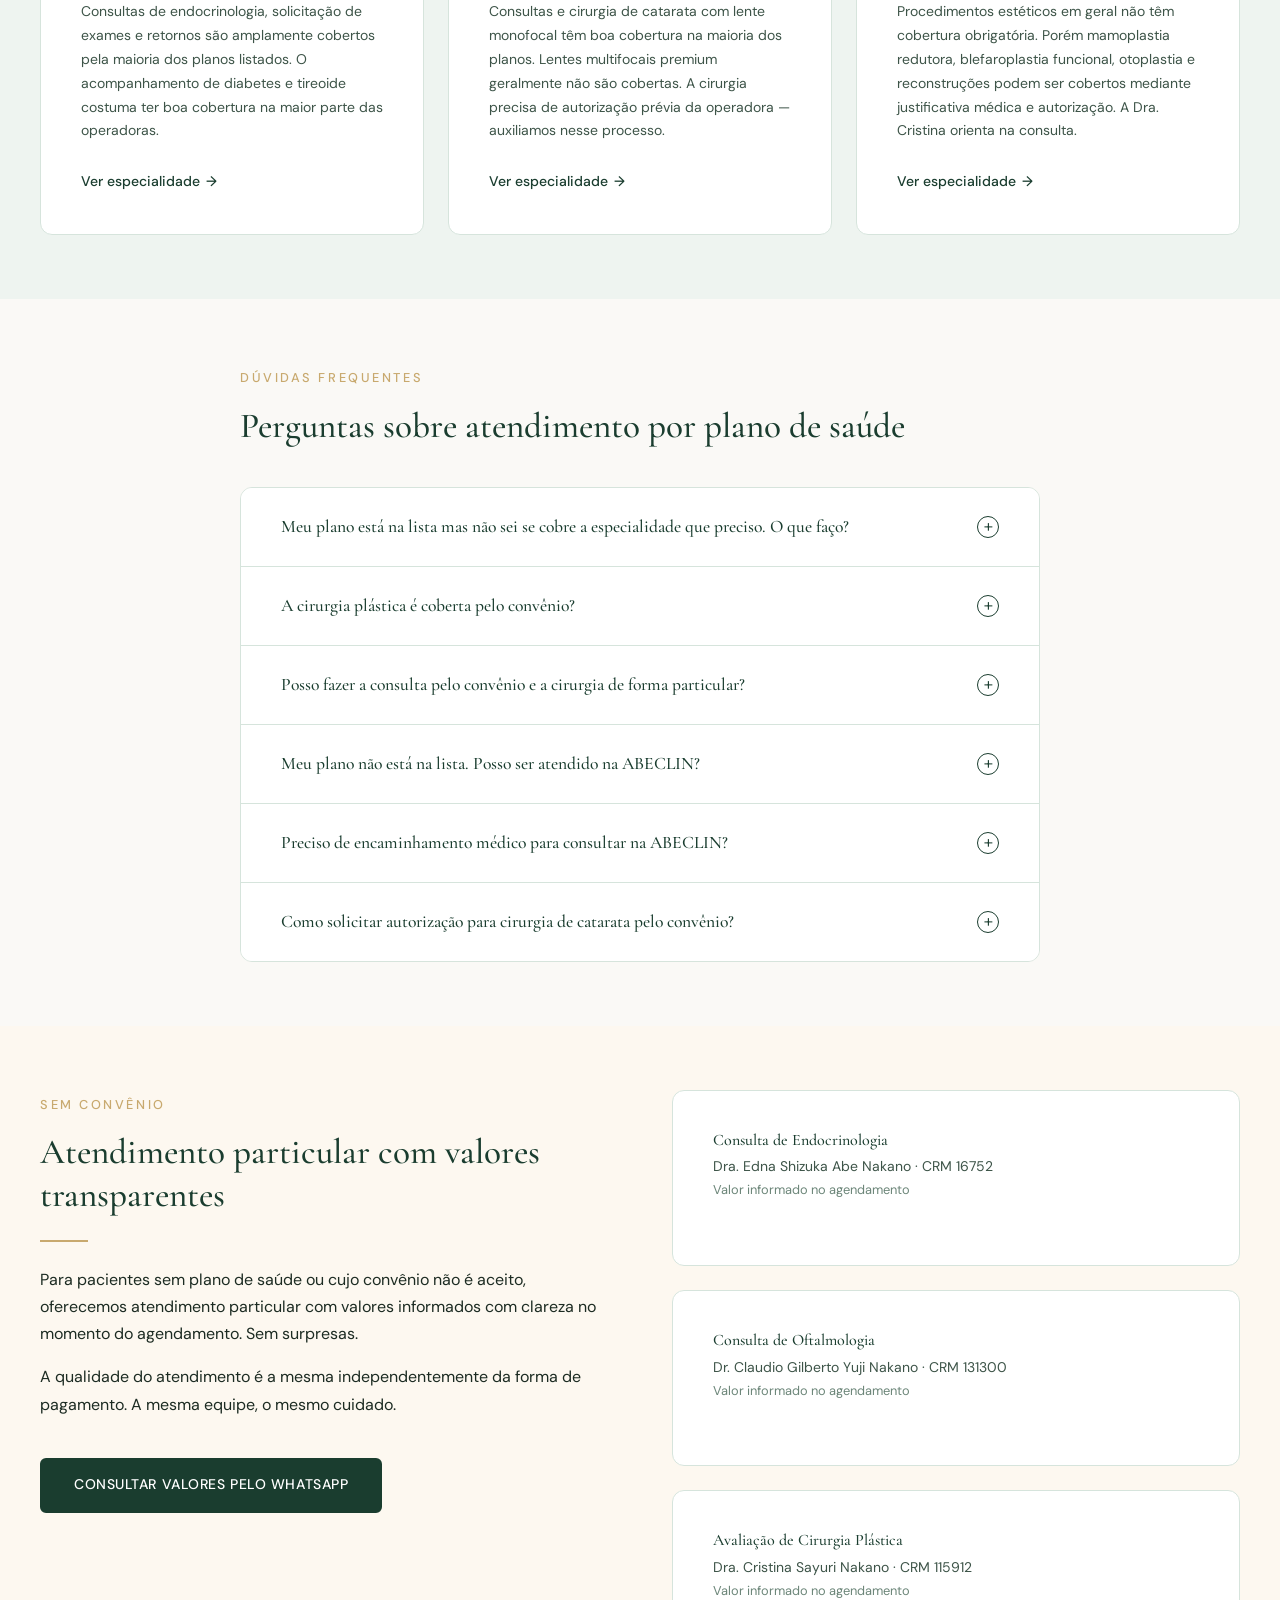
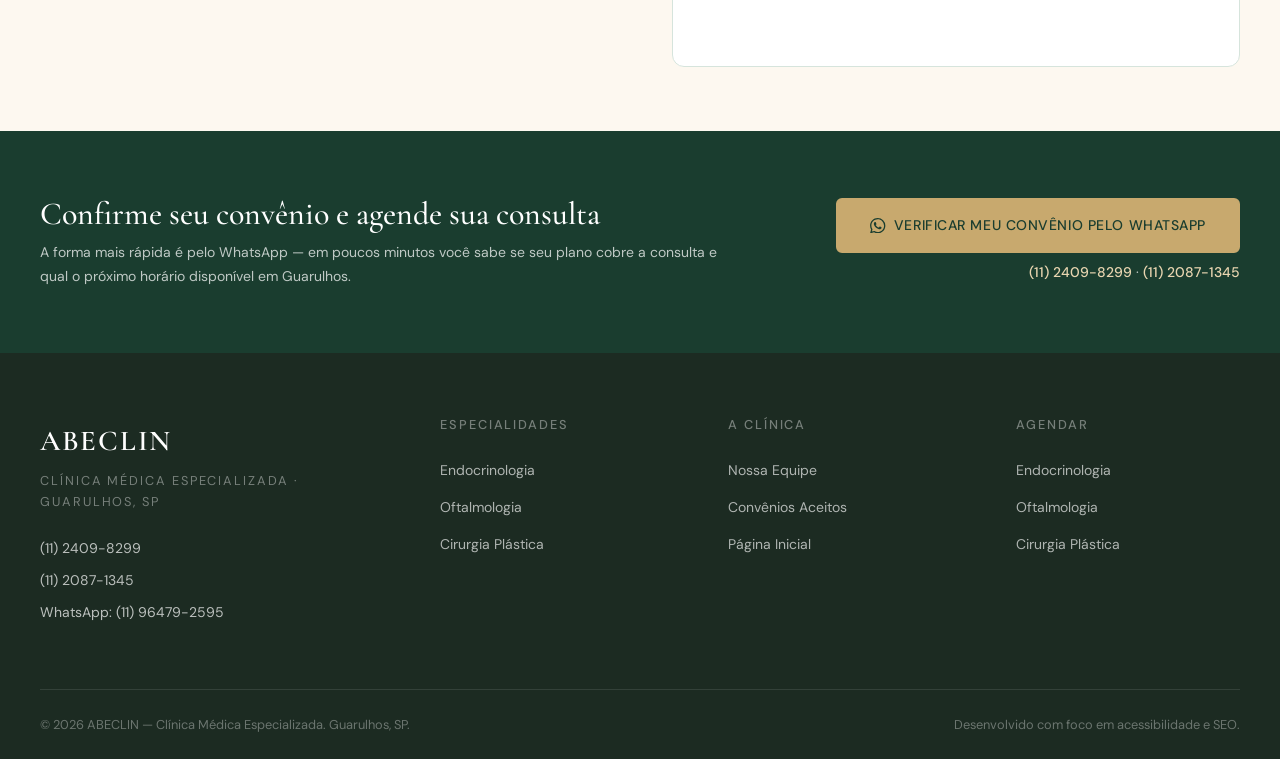
<file: convenios.html>
<!DOCTYPE html>
<html lang="pt-BR">
<head>
  <meta charset="UTF-8">
  <meta name="viewport" content="width=device-width, initial-scale=1.0">

  <!-- ═══ SEO PRIMÁRIO ═══════════════════════════════════════ -->
  <title>Convênios Aceitos em Guarulhos | ABECLIN | Planos de Saúde</title>
  <meta name="description" content="Veja todos os planos de saúde aceitos na ABECLIN Guarulhos para Endocrinologia, Oftalmologia e Cirurgia Plástica. Bradesco, Amil, Unimed, SulAmérica e mais. Confirme pelo WhatsApp.">
  <meta name="keywords" content="planos de saúde aceitos Guarulhos, Unimed Guarulhos, Bradesco Saúde Guarulhos, consulta médica convênio Guarulhos, ABECLIN convênios">
  <link rel="canonical" href="https://www.abeclin.com.br/convenios.html">
  <meta property="og:title"       content="Convênios Aceitos | ABECLIN Guarulhos">
  <meta property="og:description" content="18 planos de saúde aceitos na ABECLIN Guarulhos para Endocrinologia, Oftalmologia e Cirurgia Plástica. Confirme o seu pelo WhatsApp.">
  <meta property="og:url"         content="https://www.abeclin.com.br/convenios.html">
  <meta property="og:image"       content="https://www.abeclin.com.br/images/og-convenios.jpg">
  <meta name="twitter:card"       content="summary_large_image">

  <!-- ═══ PIXELS: copie o bloco de rastreamento do index.html ═ -->

  <!-- ═══ SCHEMA.ORG ════════════════════════════════════════ -->
  <script type="application/ld+json">
  {
    "@context": "https://schema.org",
    "@graph": [
      {
        "@type": "MedicalClinic",
        "@id": "https://www.abeclin.com.br/#organization",
        "name": "ABECLIN — Clínica Médica Especializada",
        "url": "https://www.abeclin.com.br/",
        "address": {
          "@type": "PostalAddress",
          "addressLocality": "Guarulhos",
          "addressRegion": "SP",
          "addressCountry": "BR"
        },
        "telephone": ["+551124098299", "+551120871345"],
        "priceRange": "Convênio e Particular"
      },
      {
        "@type": "FAQPage",
        "mainEntity": [
          {
            "@type": "Question",
            "name": "Meu plano está na lista mas não sei se cobre a especialidade que preciso. O que faço?",
            "acceptedAnswer": {
              "@type": "Answer",
              "text": "Entre em contato pelo WhatsApp com o nome do seu plano e a especialidade desejada. Nossa equipe verifica e responde rapidamente."
            }
          },
          {
            "@type": "Question",
            "name": "A cirurgia plástica é coberta pelo convênio?",
            "acceptedAnswer": {
              "@type": "Answer",
              "text": "Depende do procedimento. Cirurgias estéticas em geral não têm cobertura obrigatória. Procedimentos como mamoplastia redutora e blefaroplastia funcional podem ter cobertura — a Dra. Cristina orienta caso a caso na consulta."
            }
          },
          {
            "@type": "Question",
            "name": "Posso fazer a primeira consulta pelo convênio e a cirurgia particular?",
            "acceptedAnswer": {
              "@type": "Answer",
              "text": "Sim, sem nenhum problema. A forma de pagamento de cada etapa do tratamento é independente."
            }
          },
          {
            "@type": "Question",
            "name": "Meu plano não está na lista. Posso ser atendido?",
            "acceptedAnswer": {
              "@type": "Answer",
              "text": "Sim. Atendemos também pacientes particulares. Consulte os valores diretamente com a clínica pelo WhatsApp ou telefone."
            }
          }
        ]
      },
      {
        "@type": "BreadcrumbList",
        "itemListElement": [
          { "@type": "ListItem", "position": 1, "name": "Início", "item": "https://www.abeclin.com.br/" },
          { "@type": "ListItem", "position": 2, "name": "Convênios", "item": "https://www.abeclin.com.br/convenios.html" }
        ]
      }
    ]
  }
  </script>

  <link rel="stylesheet" href="css/style.css">
  <link rel="icon" type="image/svg+xml" href="images/favicon.svg">
</head>
<body>

  <a class="skip-link" href="#main-content">Ir para o conteúdo principal</a>

  <header>
    <nav class="navbar" aria-label="Navegação principal">
      <div class="container">
        <a href="index.html" class="nav-logo" aria-label="ABECLIN — página inicial">
          <span class="nav-logo-name">ABECLIN</span>
          <span class="nav-logo-sub">Clínica Médica Especializada</span>
        </a>
        <button class="nav-toggle" aria-expanded="false" aria-controls="nav-menu" aria-label="Abrir menu">
          <span></span><span></span><span></span>
        </button>
        <ul class="nav-links" id="nav-menu" role="list">
          <li><a href="index.html">Início</a></li>
          <li><a href="endocrinologia.html">Endocrinologia</a></li>
          <li><a href="oftalmologia.html">Oftalmologia</a></li>
          <li><a href="cirurgia-plastica.html">Cirurgia Plástica</a></li>
          <li><a href="equipe.html">Nossa Equipe</a></li>
          <li><a href="convenios.html" aria-current="page">Convênios</a></li>
          <li><a href="#" class="btn btn-wa" data-wa="Olá! Gostaria de verificar se meu convênio é aceito na ABECLIN.">
            <svg aria-hidden="true" xmlns="http://www.w3.org/2000/svg" viewBox="0 0 24 24" fill="currentColor"><path d="M17.472 14.382c-.297-.149-1.758-.867-2.03-.967-.273-.099-.471-.148-.67.15-.197.297-.767.966-.94 1.164-.173.199-.347.223-.644.075-.297-.15-1.255-.463-2.39-1.475-.883-.788-1.48-1.761-1.653-2.059-.173-.297-.018-.458.13-.606.134-.133.298-.347.446-.52.149-.174.198-.298.298-.497.099-.198.05-.371-.025-.52-.075-.149-.669-1.612-.916-2.207-.242-.579-.487-.5-.669-.51-.173-.008-.371-.01-.57-.01-.198 0-.52.074-.792.372-.272.297-1.04 1.016-1.04 2.479 0 1.462 1.065 2.875 1.213 3.074.149.198 2.096 3.2 5.077 4.487.709.306 1.262.489 1.694.625.712.227 1.36.195 1.871.118.571-.085 1.758-.719 2.006-1.413.248-.694.248-1.289.173-1.413-.074-.124-.272-.198-.57-.347m-5.421 7.403h-.004a9.87 9.87 0 01-5.031-1.378l-.361-.214-3.741.982.998-3.648-.235-.374a9.86 9.86 0 01-1.51-5.26c.001-5.45 4.436-9.884 9.888-9.884 2.64 0 5.122 1.03 6.988 2.898a9.825 9.825 0 012.893 6.994c-.003 5.45-4.437 9.884-9.885 9.884m8.413-18.297A11.815 11.815 0 0012.05 0C5.495 0 .16 5.335.157 11.892c0 2.096.547 4.142 1.588 5.945L.057 24l6.305-1.654a11.882 11.882 0 005.683 1.448h.005c6.554 0 11.89-5.335 11.893-11.893a11.821 11.821 0 00-3.48-8.413z"/></svg>
            Verificar convênio
          </a></li>
        </ul>
        <a href="#" class="btn btn-wa nav-cta desktop-only" data-wa="Olá! Gostaria de verificar se meu convênio é aceito na ABECLIN.">
          <svg aria-hidden="true" xmlns="http://www.w3.org/2000/svg" viewBox="0 0 24 24" fill="currentColor" style="width:1.1em;height:1.1em"><path d="M17.472 14.382c-.297-.149-1.758-.867-2.03-.967-.273-.099-.471-.148-.67.15-.197.297-.767.966-.94 1.164-.173.199-.347.223-.644.075-.297-.15-1.255-.463-2.39-1.475-.883-.788-1.48-1.761-1.653-2.059-.173-.297-.018-.458.13-.606.134-.133.298-.347.446-.52.149-.174.198-.298.298-.497.099-.198.05-.371-.025-.52-.075-.149-.669-1.612-.916-2.207-.242-.579-.487-.5-.669-.51-.173-.008-.371-.01-.57-.01-.198 0-.52.074-.792.372-.272.297-1.04 1.016-1.04 2.479 0 1.462 1.065 2.875 1.213 3.074.149.198 2.096 3.2 5.077 4.487.709.306 1.262.489 1.694.625.712.227 1.36.195 1.871.118.571-.085 1.758-.719 2.006-1.413.248-.694.248-1.289.173-1.413-.074-.124-.272-.198-.57-.347m-5.421 7.403h-.004a9.87 9.87 0 01-5.031-1.378l-.361-.214-3.741.982.998-3.648-.235-.374a9.86 9.86 0 01-1.51-5.26c.001-5.45 4.436-9.884 9.888-9.884 2.64 0 5.122 1.03 6.988 2.898a9.825 9.825 0 012.893 6.994c-.003 5.45-4.437 9.884-9.885 9.884m8.413-18.297A11.815 11.815 0 0012.05 0C5.495 0 .16 5.335.157 11.892c0 2.096.547 4.142 1.588 5.945L.057 24l6.305-1.654a11.882 11.882 0 005.683 1.448h.005c6.554 0 11.89-5.335 11.893-11.893a11.821 11.821 0 00-3.48-8.413z"/></svg>
          Verificar convênio
        </a>
      </div>
    </nav>
  </header>

  <nav class="breadcrumb" aria-label="Caminho de navegação">
    <div class="container">
      <ol role="list">
        <li><a href="index.html">Início</a></li>
        <li><span aria-current="page">Convênios</span></li>
      </ol>
    </div>
  </nav>

  <main id="main-content">

    <!-- HERO -->
    <section class="hero hero-inner" aria-labelledby="hero-conv-heading">
      <div class="container">
        <span class="hero-eyebrow">Planos aceitos em Guarulhos</span>
        <h1 id="hero-conv-heading">Seu plano de saúde <em>é bem-vindo aqui</em></h1>
        <p class="lead">
          Trabalhamos com os principais convênios do mercado para que você tenha acesso
          a especialistas qualificados sem precisar pagar do próprio bolso. Confira a lista
          e confirme a cobertura para a sua especialidade.
        </p>
        <div class="hero-actions">
          <a href="#" class="btn btn-ouro" data-wa="Olá! Gostaria de verificar se meu convênio é aceito na ABECLIN em Guarulhos.">
            <svg aria-hidden="true" xmlns="http://www.w3.org/2000/svg" viewBox="0 0 24 24" fill="currentColor"><path d="M17.472 14.382c-.297-.149-1.758-.867-2.03-.967-.273-.099-.471-.148-.67.15-.197.297-.767.966-.94 1.164-.173.199-.347.223-.644.075-.297-.15-1.255-.463-2.39-1.475-.883-.788-1.48-1.761-1.653-2.059-.173-.297-.018-.458.13-.606.134-.133.298-.347.446-.52.149-.174.198-.298.298-.497.099-.198.05-.371-.025-.52-.075-.149-.669-1.612-.916-2.207-.242-.579-.487-.5-.669-.51-.173-.008-.371-.01-.57-.01-.198 0-.52.074-.792.372-.272.297-1.04 1.016-1.04 2.479 0 1.462 1.065 2.875 1.213 3.074.149.198 2.096 3.2 5.077 4.487.709.306 1.262.489 1.694.625.712.227 1.36.195 1.871.118.571-.085 1.758-.719 2.006-1.413.248-.694.248-1.289.173-1.413-.074-.124-.272-.198-.57-.347m-5.421 7.403h-.004a9.87 9.87 0 01-5.031-1.378l-.361-.214-3.741.982.998-3.648-.235-.374a9.86 9.86 0 01-1.51-5.26c.001-5.45 4.436-9.884 9.888-9.884 2.64 0 5.122 1.03 6.988 2.898a9.825 9.825 0 012.893 6.994c-.003 5.45-4.437 9.884-9.885 9.884m8.413-18.297A11.815 11.815 0 0012.05 0C5.495 0 .16 5.335.157 11.892c0 2.096.547 4.142 1.588 5.945L.057 24l6.305-1.654a11.882 11.882 0 005.683 1.448h.005c6.554 0 11.89-5.335 11.893-11.893a11.821 11.821 0 00-3.48-8.413z"/></svg>
            Confirmar meu convênio pelo WhatsApp
          </a>
        </div>
      </div>
    </section>

    <!-- LISTA DE CONVÊNIOS -->
    <section aria-labelledby="lista-conv-heading">
      <div class="container">
        <div class="section-header">
          <span class="section-label">18 planos aceitos</span>
          <h2 id="lista-conv-heading">Planos de saúde aceitos na ABECLIN em Guarulhos</h2>
          <p>A cobertura pode variar conforme o plano contratado e a especialidade. Confirme sempre com a clínica antes de agendar.</p>
        </div>

        <!-- Grid de convênios por ordem alfabética -->
        <div class="convenios-grid" role="list" aria-label="Lista completa de convênios aceitos">
          <span class="convenio-pill" role="listitem">Allianz Saúde</span>
          <span class="convenio-pill" role="listitem">Amil</span>
          <span class="convenio-pill" role="listitem">Bradesco Saúde</span>
          <span class="convenio-pill" role="listitem">Cassi</span>
          <span class="convenio-pill" role="listitem">Caixa Saúde</span>
          <span class="convenio-pill" role="listitem">Golden Cross / Medservice</span>
          <span class="convenio-pill" role="listitem">Infraero</span>
          <span class="convenio-pill" role="listitem">Intermédica</span>
          <span class="convenio-pill" role="listitem">Notredame</span>
          <span class="convenio-pill" role="listitem">Omint</span>
          <span class="convenio-pill" role="listitem">Postal Saúde</span>
          <span class="convenio-pill" role="listitem">Prevent Senior</span>
          <span class="convenio-pill" role="listitem">Rede Mais Saúde</span>
          <span class="convenio-pill" role="listitem">Sompo Saúde</span>
          <span class="convenio-pill" role="listitem">SulAmérica</span>
          <span class="convenio-pill" role="listitem">Trasmontano</span>
          <span class="convenio-pill" role="listitem">Unimed</span>
          <span class="convenio-pill" role="listitem">Usisaúde</span>
        </div>

        <!-- Alerta de atenção -->
        <div class="alerta mt-lg" role="note">
          <svg class="alerta-icon" aria-hidden="true" xmlns="http://www.w3.org/2000/svg" fill="none" viewBox="0 0 24 24" stroke-width="1.5" stroke="currentColor">
            <path stroke-linecap="round" stroke-linejoin="round" d="M11.25 11.25l.041-.02a.75.75 0 011.063.852l-.708 2.836a.75.75 0 001.063.853l.041-.021M21 12a9 9 0 11-18 0 9 9 0 0118 0zm-9-3.75h.008v.008H12V8.25z"/>
          </svg>
          <div>
            <h4>Atenção: cobertura varia por plano e especialidade</h4>
            <p>Alguns convênios atendem apenas determinadas especialidades ou modalidades de procedimento. A Intermédica, por exemplo, atende em consulte modalidades específicas. Confirme com a clínica antes de agendar para evitar surpresas.</p>
          </div>
        </div>
      </div>
    </section>

    <!-- COBERTURA POR ESPECIALIDADE -->
    <section class="section-alt" aria-labelledby="cobertura-esp-heading">
      <div class="container">
        <div class="section-header">
          <span class="section-label">Entenda a cobertura</span>
          <h2 id="cobertura-esp-heading">Como funciona o atendimento por convênio em cada especialidade</h2>
        </div>

        <div class="cards-grid">
          <!-- Endocrinologia -->
          <article class="card" aria-labelledby="conv-endo-title">
            <div class="card-icon" aria-hidden="true">
              <svg xmlns="http://www.w3.org/2000/svg" fill="none" viewBox="0 0 24 24" stroke-width="1.5" stroke="currentColor"><path stroke-linecap="round" stroke-linejoin="round" d="M9 12.75L11.25 15 15 9.75m-3-7.036A11.959 11.959 0 013.598 6 11.99 11.99 0 003 9.749c0 5.592 3.824 10.29 9 11.623 5.176-1.332 9-6.03 9-11.622 0-1.31-.21-2.571-.598-3.751h-.152c-3.196 0-6.1-1.248-8.25-3.285z"/></svg>
            </div>
            <h3 id="conv-endo-title">Endocrinologia</h3>
            <p>Consultas de endocrinologia, solicitação de exames e retornos são amplamente cobertos pela maioria dos planos listados. O acompanhamento de diabetes e tireoide costuma ter boa cobertura na maior parte das operadoras.</p>
            <a href="endocrinologia.html" class="card-link" aria-label="Ver página de Endocrinologia">Ver especialidade</a>
          </article>

          <!-- Oftalmologia -->
          <article class="card" aria-labelledby="conv-oftal-title">
            <div class="card-icon" aria-hidden="true">
              <svg xmlns="http://www.w3.org/2000/svg" fill="none" viewBox="0 0 24 24" stroke-width="1.5" stroke="currentColor"><path stroke-linecap="round" stroke-linejoin="round" d="M2.036 12.322a1.012 1.012 0 010-.639C3.423 7.51 7.36 4.5 12 4.5c4.638 0 8.573 3.007 9.963 7.178.07.207.07.431 0 .639C20.577 16.49 16.64 19.5 12 19.5c-4.638 0-8.573-3.007-9.963-7.178z"/><path stroke-linecap="round" stroke-linejoin="round" d="M15 12a3 3 0 11-6 0 3 3 0 016 0z"/></svg>
            </div>
            <h3 id="conv-oftal-title">Oftalmologia</h3>
            <p>Consultas e cirurgia de catarata com lente monofocal têm boa cobertura na maioria dos planos. Lentes multifocais premium geralmente não são cobertas. A cirurgia precisa de autorização prévia da operadora — auxiliamos nesse processo.</p>
            <a href="oftalmologia.html" class="card-link" aria-label="Ver página de Oftalmologia">Ver especialidade</a>
          </article>

          <!-- Cirurgia Plástica -->
          <article class="card" aria-labelledby="conv-cirurg-title">
            <div class="card-icon" aria-hidden="true">
              <svg xmlns="http://www.w3.org/2000/svg" fill="none" viewBox="0 0 24 24" stroke-width="1.5" stroke="currentColor"><path stroke-linecap="round" stroke-linejoin="round" d="M11.48 3.499a.562.562 0 011.04 0l2.125 5.111a.563.563 0 00.475.345l5.518.442c.499.04.701.663.321.988l-4.204 3.602a.563.563 0 00-.182.557l1.285 5.385a.562.562 0 01-.84.61l-4.725-2.885a.563.563 0 00-.586 0L6.982 20.54a.562.562 0 01-.84-.61l1.285-5.386a.562.562 0 00-.182-.557l-4.204-3.602a.563.563 0 01.321-.988l5.518-.442a.563.563 0 00.475-.345L11.48 3.5z"/></svg>
            </div>
            <h3 id="conv-cirurg-title">Cirurgia Plástica</h3>
            <p>Procedimentos estéticos em geral não têm cobertura obrigatória. Porém mamoplastia redutora, blefaroplastia funcional, otoplastia e reconstruções podem ser cobertos mediante justificativa médica e autorização. A Dra. Cristina orienta na consulta.</p>
            <a href="cirurgia-plastica.html" class="card-link" aria-label="Ver página de Cirurgia Plástica">Ver especialidade</a>
          </article>
        </div>
      </div>
    </section>

    <!-- FAQ CONVÊNIOS -->
    <section aria-labelledby="faq-conv-heading">
      <div class="container" style="max-width: 800px;">
        <div class="section-header">
          <span class="section-label">Dúvidas frequentes</span>
          <h2 id="faq-conv-heading">Perguntas sobre atendimento por plano de saúde</h2>
        </div>

        <div class="faq-list" role="list">

          <!-- FAQ 1 -->
          <div class="faq-item" role="listitem">
            <button
              class="faq-question"
              aria-expanded="false"
              aria-controls="faq-conv-1-answer"
              id="faq-conv-1-btn"
            >
              Meu plano está na lista mas não sei se cobre a especialidade que preciso. O que faço?
              <span class="faq-icon" aria-hidden="true"></span>
            </button>
            <div class="faq-answer" id="faq-conv-1-answer" role="region" aria-labelledby="faq-conv-1-btn">
              <div class="faq-answer-inner">
                Entre em contato pelo WhatsApp com o nome do seu plano e a especialidade desejada. Nossa equipe verifica a cobertura e responde rapidamente — geralmente no mesmo dia. É mais seguro confirmar antes de comparecer à consulta.
              </div>
            </div>
          </div>

          <!-- FAQ 2 -->
          <div class="faq-item" role="listitem">
            <button
              class="faq-question"
              aria-expanded="false"
              aria-controls="faq-conv-2-answer"
              id="faq-conv-2-btn"
            >
              A cirurgia plástica é coberta pelo convênio?
              <span class="faq-icon" aria-hidden="true"></span>
            </button>
            <div class="faq-answer" id="faq-conv-2-answer" role="region" aria-labelledby="faq-conv-2-btn">
              <div class="faq-answer-inner">
                Depende do procedimento. Cirurgias puramente estéticas em geral não têm cobertura obrigatória pelos planos de saúde. Porém, alguns procedimentos realizados por indicação clínica — como mamoplastia redutora (dor crônica nas costas), blefaroplastia funcional (comprometimento de visão) e otoplastia — podem ter cobertura mediante laudo médico e autorização prévia da operadora. A Dra. Cristina orienta cada caso na consulta de avaliação.
              </div>
            </div>
          </div>

          <!-- FAQ 3 -->
          <div class="faq-item" role="listitem">
            <button
              class="faq-question"
              aria-expanded="false"
              aria-controls="faq-conv-3-answer"
              id="faq-conv-3-btn"
            >
              Posso fazer a consulta pelo convênio e a cirurgia de forma particular?
              <span class="faq-icon" aria-hidden="true"></span>
            </button>
            <div class="faq-answer" id="faq-conv-3-answer" role="region" aria-labelledby="faq-conv-3-btn">
              <div class="faq-answer-inner">
                Sim, sem nenhum problema. A forma de pagamento de cada etapa do tratamento é independente. É comum consultar pelo convênio, realizar exames pelo plano e optar por um procedimento particular — ou o inverso. Não há nenhuma restrição para isso na ABECLIN.
              </div>
            </div>
          </div>

          <!-- FAQ 4 -->
          <div class="faq-item" role="listitem">
            <button
              class="faq-question"
              aria-expanded="false"
              aria-controls="faq-conv-4-answer"
              id="faq-conv-4-btn"
            >
              Meu plano não está na lista. Posso ser atendido na ABECLIN?
              <span class="faq-icon" aria-hidden="true"></span>
            </button>
            <div class="faq-answer" id="faq-conv-4-answer" role="region" aria-labelledby="faq-conv-4-btn">
              <div class="faq-answer-inner">
                Sim. Atendemos também pacientes particulares, sem dependência de plano de saúde. Os valores são informados no momento do agendamento. Entre em contato pelo WhatsApp ou pelos telefones da clínica para verificar disponibilidade e valores atualizados.
              </div>
            </div>
          </div>

          <!-- FAQ 5 -->
          <div class="faq-item" role="listitem">
            <button
              class="faq-question"
              aria-expanded="false"
              aria-controls="faq-conv-5-answer"
              id="faq-conv-5-btn"
            >
              Preciso de encaminhamento médico para consultar na ABECLIN?
              <span class="faq-icon" aria-hidden="true"></span>
            </button>
            <div class="faq-answer" id="faq-conv-5-answer" role="region" aria-labelledby="faq-conv-5-btn">
              <div class="faq-answer-inner">
                Depende do seu plano de saúde. Alguns planos exigem encaminhamento do clínico geral para consultar com especialista; outros permitem acesso direto. Verifique as regras específicas da sua operadora. Para atendimento particular, não é necessário encaminhamento.
              </div>
            </div>
          </div>

          <!-- FAQ 6 -->
          <div class="faq-item" role="listitem">
            <button
              class="faq-question"
              aria-expanded="false"
              aria-controls="faq-conv-6-answer"
              id="faq-conv-6-btn"
            >
              Como solicitar autorização para cirurgia de catarata pelo convênio?
              <span class="faq-icon" aria-hidden="true"></span>
            </button>
            <div class="faq-answer" id="faq-conv-6-answer" role="region" aria-labelledby="faq-conv-6-btn">
              <div class="faq-answer-inner">
                Após a consulta com o Dr. Claudio e confirmação da indicação cirúrgica, a clínica auxilia na preparação da documentação necessária para autorização junto ao seu plano. O processo inclui laudo médico, código do procedimento (TUSS) e, em alguns casos, exames complementares. O tempo de autorização varia de plano para plano — em geral de 5 a 30 dias úteis.
              </div>
            </div>
          </div>

        </div><!-- /faq-list -->
      </div>
    </section>

    <!-- ATENDIMENTO PARTICULAR -->
    <section class="section-ouro" aria-labelledby="particular-heading">
      <div class="container">
        <div class="grid-2" style="align-items: start;">
          <div>
            <span class="section-label">Sem convênio</span>
            <h2 id="particular-heading">Atendimento particular com valores transparentes</h2>
            <div class="divider" aria-hidden="true"></div>
            <p>Para pacientes sem plano de saúde ou cujo convênio não é aceito, oferecemos atendimento particular com valores informados com clareza no momento do agendamento. Sem surpresas.</p>
            <p class="mt-sm">A qualidade do atendimento é a mesma independentemente da forma de pagamento. A mesma equipe, o mesmo cuidado.</p>
            <a href="#" class="btn btn-primary mt-lg" data-wa="Olá! Gostaria de saber os valores de consulta particular na ABECLIN.">
              Consultar valores pelo WhatsApp
            </a>
          </div>
          <div style="display: flex; flex-direction: column; gap: var(--sp-md);">
            <div class="card" style="background: white;">
              <h3 style="font-size: 1rem; margin-bottom: 0.35rem;">Consulta de Endocrinologia</h3>
              <p style="font-size: var(--fs-sm); margin-bottom: 0;">Dra. Edna Shizuka Abe Nakano · CRM 16752</p>
              <p style="font-size: var(--fs-xs); color: var(--clr-texto-lt);">Valor informado no agendamento</p>
            </div>
            <div class="card" style="background: white;">
              <h3 style="font-size: 1rem; margin-bottom: 0.35rem;">Consulta de Oftalmologia</h3>
              <p style="font-size: var(--fs-sm); margin-bottom: 0;">Dr. Claudio Gilberto Yuji Nakano · CRM 131300</p>
              <p style="font-size: var(--fs-xs); color: var(--clr-texto-lt);">Valor informado no agendamento</p>
            </div>
            <div class="card" style="background: white;">
              <h3 style="font-size: 1rem; margin-bottom: 0.35rem;">Avaliação de Cirurgia Plástica</h3>
              <p style="font-size: var(--fs-sm); margin-bottom: 0;">Dra. Cristina Sayuri Nakano · CRM 115912</p>
              <p style="font-size: var(--fs-xs); color: var(--clr-texto-lt);">Valor informado no agendamento</p>
            </div>
          </div>
        </div>
      </div>
    </section>

    <!-- CTA FINAL -->
    <section class="cta-banner" aria-labelledby="cta-conv-heading">
      <div class="container">
        <div>
          <h2 id="cta-conv-heading">Confirme seu convênio e agende sua consulta</h2>
          <p>A forma mais rápida é pelo WhatsApp — em poucos minutos você sabe se seu plano cobre a consulta e qual o próximo horário disponível em Guarulhos.</p>
        </div>
        <div class="cta-banner-actions">
          <a href="#" class="btn btn-ouro" data-wa="Olá! Gostaria de verificar meu convênio e agendar uma consulta na ABECLIN.">
            <svg aria-hidden="true" xmlns="http://www.w3.org/2000/svg" viewBox="0 0 24 24" fill="currentColor"><path d="M17.472 14.382c-.297-.149-1.758-.867-2.03-.967-.273-.099-.471-.148-.67.15-.197.297-.767.966-.94 1.164-.173.199-.347.223-.644.075-.297-.15-1.255-.463-2.39-1.475-.883-.788-1.48-1.761-1.653-2.059-.173-.297-.018-.458.13-.606.134-.133.298-.347.446-.52.149-.174.198-.298.298-.497.099-.198.05-.371-.025-.52-.075-.149-.669-1.612-.916-2.207-.242-.579-.487-.5-.669-.51-.173-.008-.371-.01-.57-.01-.198 0-.52.074-.792.372-.272.297-1.04 1.016-1.04 2.479 0 1.462 1.065 2.875 1.213 3.074.149.198 2.096 3.2 5.077 4.487.709.306 1.262.489 1.694.625.712.227 1.36.195 1.871.118.571-.085 1.758-.719 2.006-1.413.248-.694.248-1.289.173-1.413-.074-.124-.272-.198-.57-.347m-5.421 7.403h-.004a9.87 9.87 0 01-5.031-1.378l-.361-.214-3.741.982.998-3.648-.235-.374a9.86 9.86 0 01-1.51-5.26c.001-5.45 4.436-9.884 9.888-9.884 2.64 0 5.122 1.03 6.988 2.898a9.825 9.825 0 012.893 6.994c-.003 5.45-4.437 9.884-9.885 9.884m8.413-18.297A11.815 11.815 0 0012.05 0C5.495 0 .16 5.335.157 11.892c0 2.096.547 4.142 1.588 5.945L.057 24l6.305-1.654a11.882 11.882 0 005.683 1.448h.005c6.554 0 11.89-5.335 11.893-11.893a11.821 11.821 0 00-3.48-8.413z"/></svg>
            Verificar meu convênio pelo WhatsApp
          </a>
          <p class="cta-tel">
            <a href="tel:+551124098299">(11) 2409-8299</a> ·
            <a href="tel:+551120871345">(11) 2087-1345</a>
          </p>
        </div>
      </div>
    </section>

  </main>

  <footer class="footer">
    <div class="container">
      <div class="footer-grid">
        <div class="footer-brand">
          <div class="footer-logo">ABECLIN</div>
          <div class="footer-tagline">Clínica Médica Especializada · Guarulhos, SP</div>
          <div class="footer-contato">
            <a href="tel:+551124098299">(11) 2409-8299</a>
            <a href="tel:+551120871345">(11) 2087-1345</a>
            <a href="#" data-wa="Olá! Gostaria de falar com a ABECLIN.">WhatsApp: (11) 96479-2595</a>
          </div>
        </div>
        <div class="footer-col">
          <h4>Especialidades</h4>
          <ul>
            <li><a href="endocrinologia.html">Endocrinologia</a></li>
            <li><a href="oftalmologia.html">Oftalmologia</a></li>
            <li><a href="cirurgia-plastica.html">Cirurgia Plástica</a></li>
          </ul>
        </div>
        <div class="footer-col">
          <h4>A clínica</h4>
          <ul>
            <li><a href="equipe.html">Nossa Equipe</a></li>
            <li><a href="convenios.html">Convênios Aceitos</a></li>
            <li><a href="index.html">Página Inicial</a></li>
          </ul>
        </div>
        <div class="footer-col">
          <h4>Agendar</h4>
          <ul>
            <li><a href="#" data-wa="Quero agendar consulta de Endocrinologia.">Endocrinologia</a></li>
            <li><a href="#" data-wa="Quero agendar consulta de Oftalmologia.">Oftalmologia</a></li>
            <li><a href="#" data-wa="Quero agendar avaliação de Cirurgia Plástica.">Cirurgia Plástica</a></li>
          </ul>
        </div>
      </div>
      <div class="footer-bottom">
        <p>© <span id="ano-atual"></span> ABECLIN — Clínica Médica Especializada. Guarulhos, SP.</p>
        <p>Desenvolvido com foco em acessibilidade e SEO.</p>
      </div>
    </div>
  </footer>

  <script src="js/main.js"></script>
  <script>document.getElementById('ano-atual').textContent = new Date().getFullYear();</script>
</body>
</html>
</file>
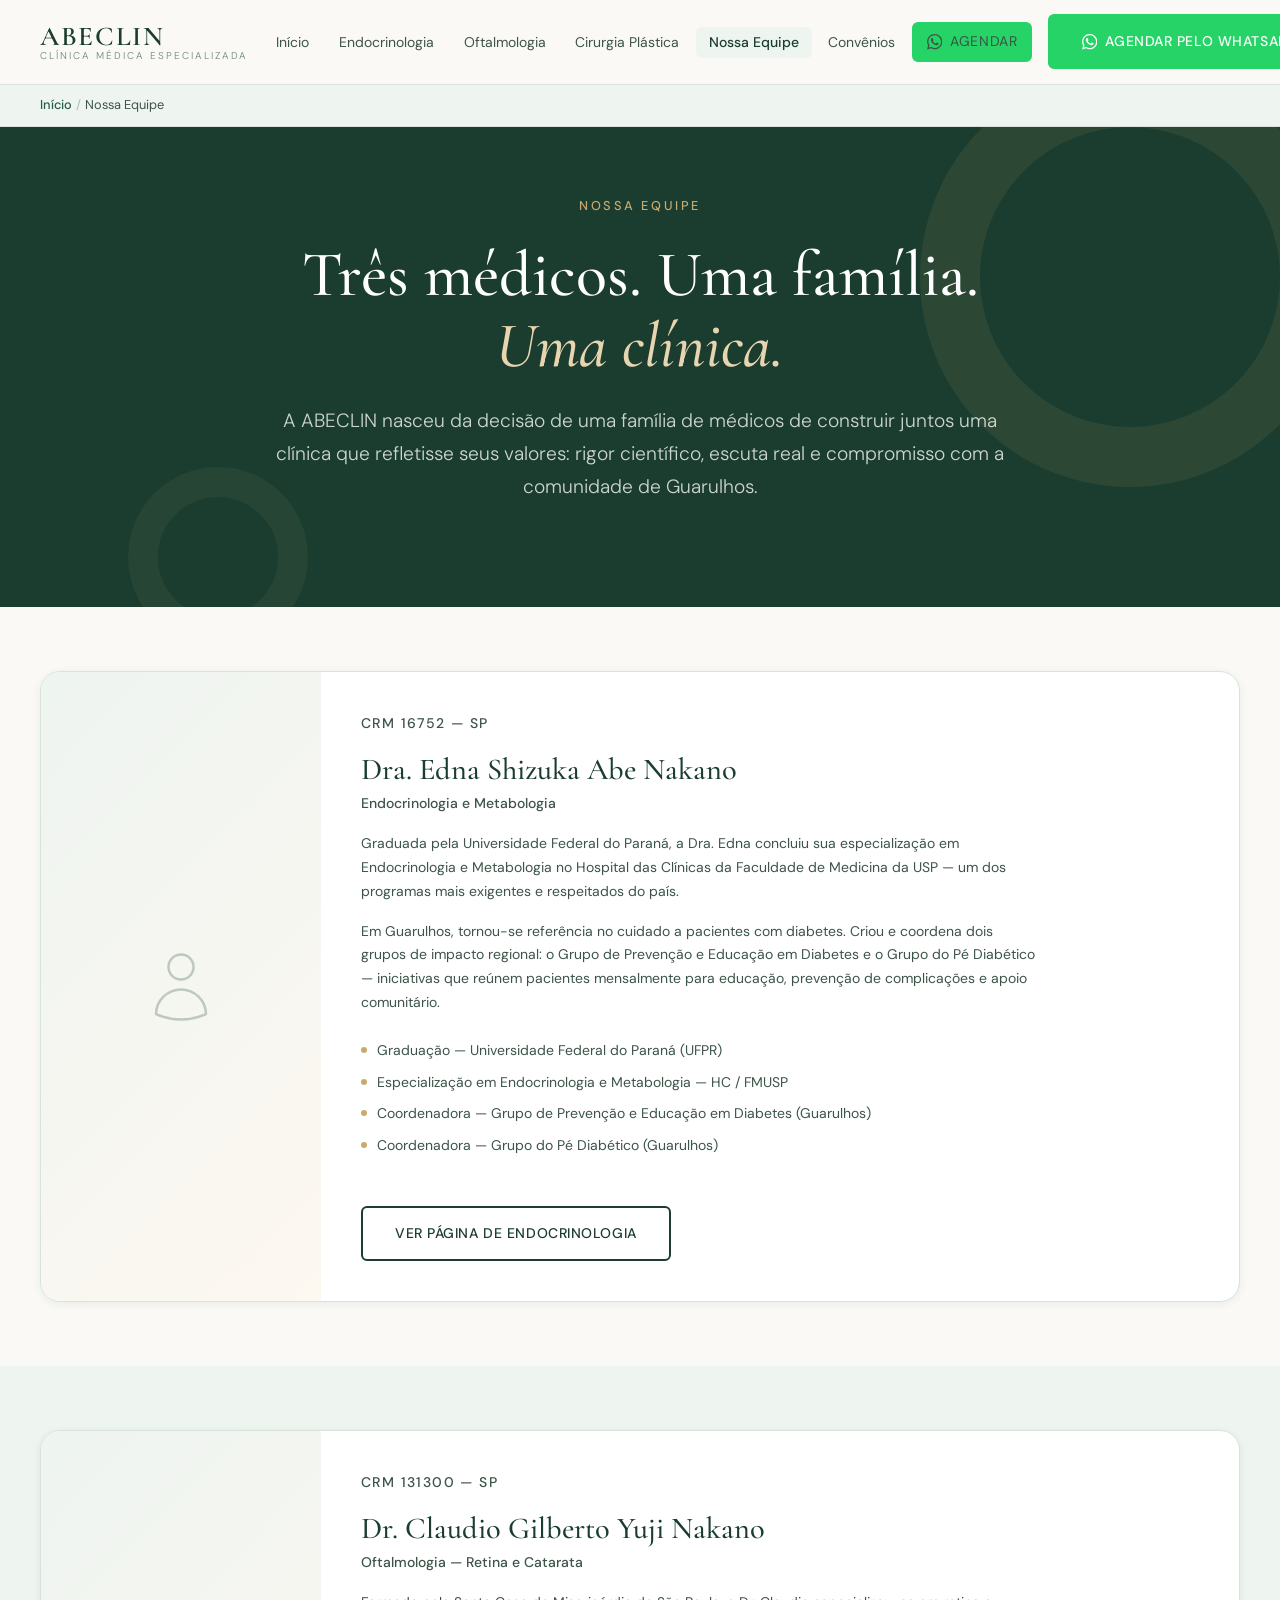
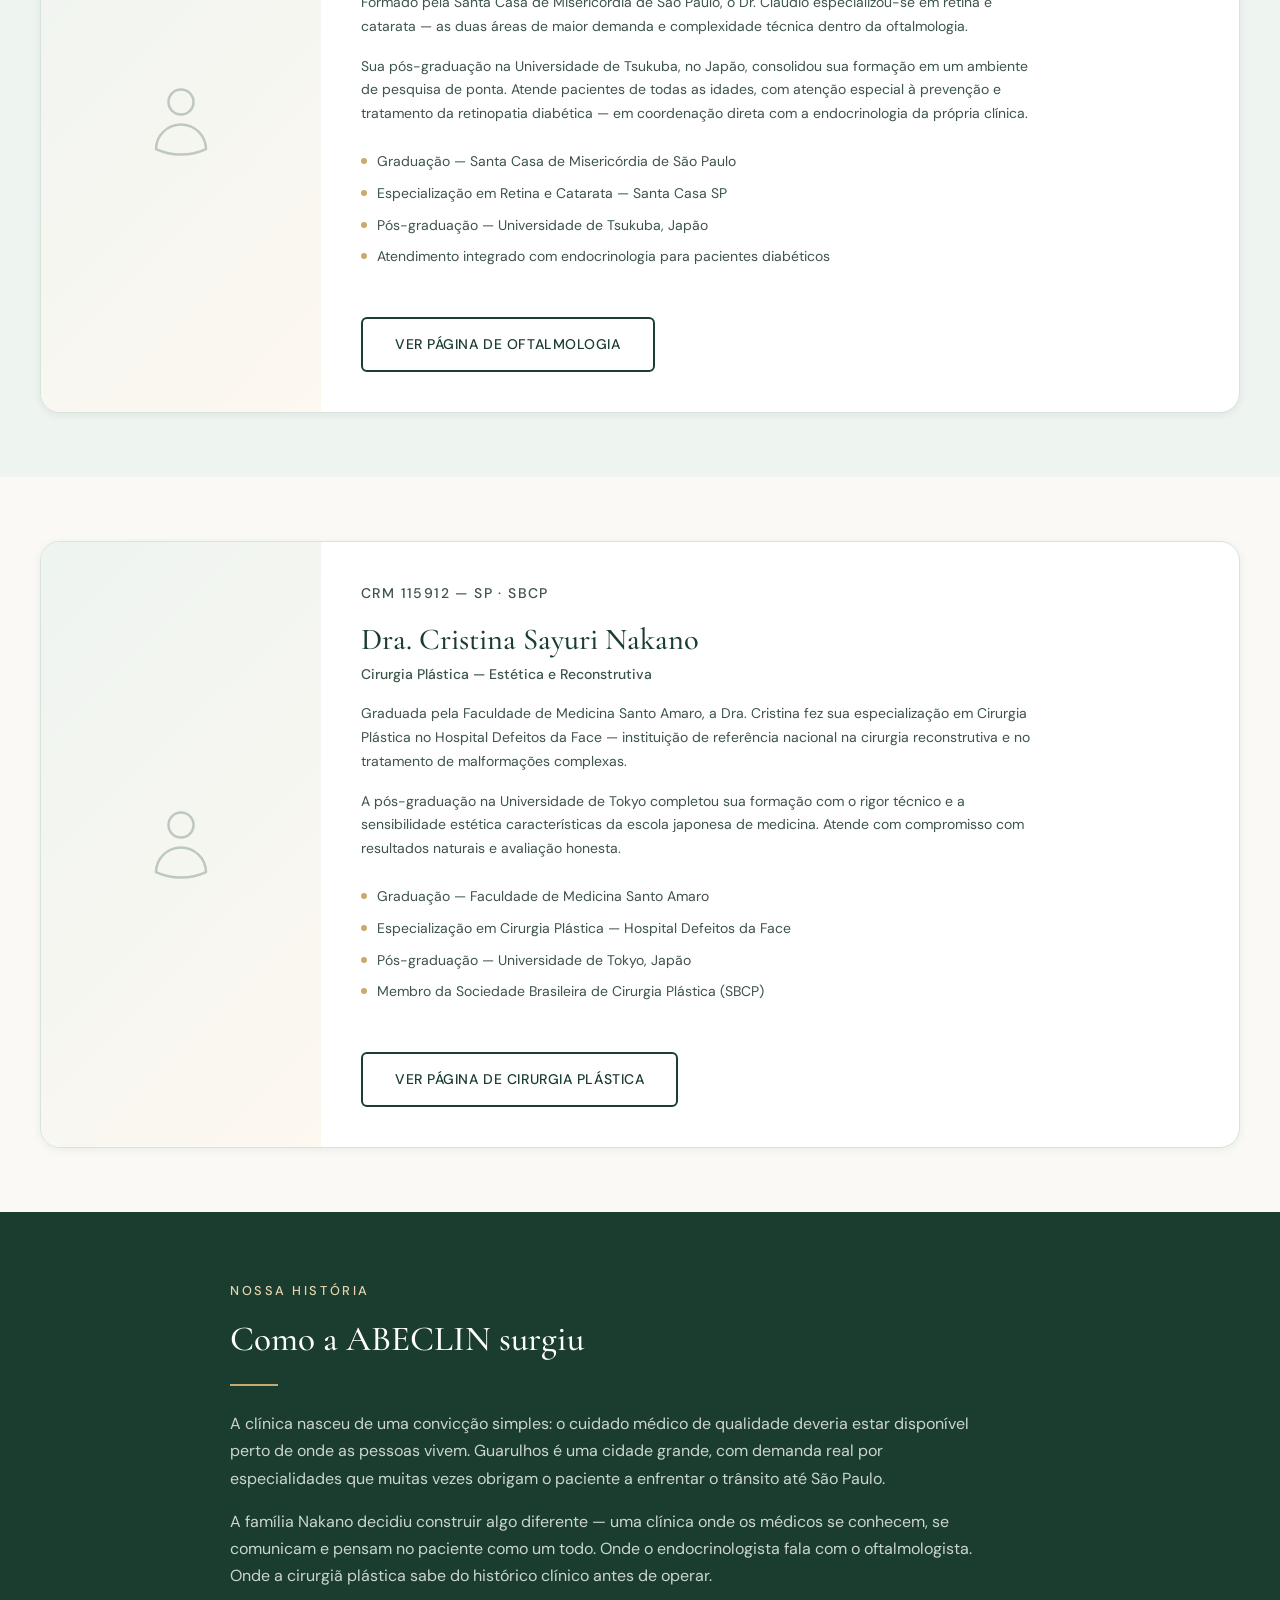
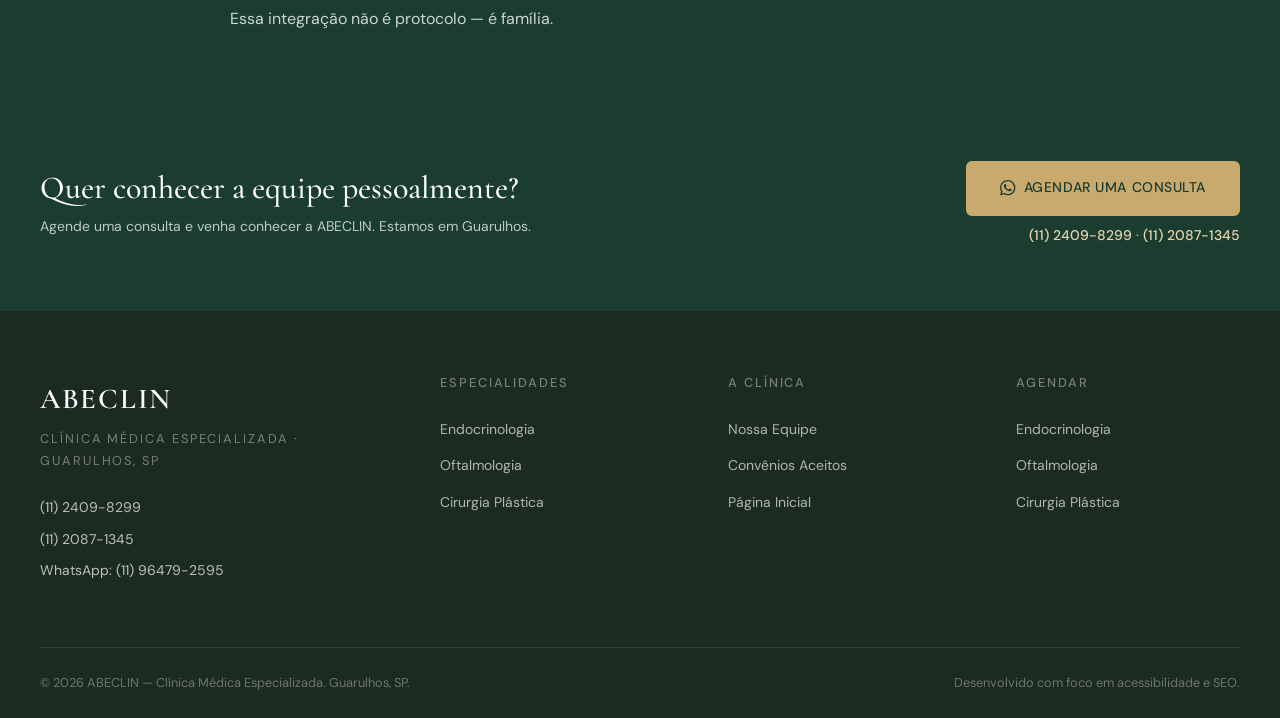
<file: equipe.html>
<!DOCTYPE html>
<html lang="pt-BR">
<head>
  <meta charset="UTF-8">
  <meta name="viewport" content="width=device-width, initial-scale=1.0">

  <!-- ═══ SEO PRIMÁRIO ═══════════════════════════════════════ -->
  <title>Nossa Equipe Médica | ABECLIN Guarulhos — Endocrinologia, Oftalmologia, Cirurgia Plástica</title>
  <meta name="description" content="Conheça os médicos da ABECLIN: Dra. Edna (Endocrinologia), Dr. Claudio (Oftalmologia) e Dra. Cristina (Cirurgia Plástica). Família de médicos com formação nacional e internacional em Guarulhos.">
  <meta name="keywords" content="médicos especializados Guarulhos, endocrinologista CRM SP, oftalmologista formação Japão, cirurgiã plástica Tokyo, equipe médica Guarulhos">
  <link rel="canonical" href="https://www.abeclin.com.br/equipe.html">
  <meta property="og:title"       content="Nossa Equipe Médica | ABECLIN Guarulhos">
  <meta property="og:description" content="Família de médicos com formação internacional: endocrinologia, oftalmologia e cirurgia plástica em Guarulhos.">
  <meta property="og:url"         content="https://www.abeclin.com.br/equipe.html">
  <meta property="og:image"       content="https://www.abeclin.com.br/images/og-equipe.jpg">
  <meta name="twitter:card"       content="summary_large_image">

  <!-- ═══ PIXELS: copie o bloco de rastreamento do index.html ═ -->

  <!-- ═══ SCHEMA.ORG ════════════════════════════════════════ -->
  <script type="application/ld+json">
  {
    "@context": "https://schema.org",
    "@graph": [
      {
        "@type": "MedicalOrganization",
        "@id": "https://www.abeclin.com.br/#organization",
        "name": "ABECLIN — Clínica Médica Especializada",
        "url": "https://www.abeclin.com.br/",
        "employee": [
          {
            "@type": "Physician",
            "name": "Dra. Edna Shizuka Abe Nakano",
            "medicalSpecialty": "Endocrinology",
            "identifier": "CRM 16752 SP",
            "url": "https://www.abeclin.com.br/endocrinologia.html"
          },
          {
            "@type": "Physician",
            "name": "Dr. Claudio Gilberto Yuji Nakano",
            "medicalSpecialty": "Ophthalmology",
            "identifier": "CRM 131300 SP",
            "url": "https://www.abeclin.com.br/oftalmologia.html"
          },
          {
            "@type": "Physician",
            "name": "Dra. Cristina Sayuri Nakano",
            "medicalSpecialty": "PlasticSurgery",
            "identifier": "CRM 115912 SP",
            "url": "https://www.abeclin.com.br/cirurgia-plastica.html"
          }
        ]
      },
      {
        "@type": "BreadcrumbList",
        "itemListElement": [
          { "@type": "ListItem", "position": 1, "name": "Início", "item": "https://www.abeclin.com.br/" },
          { "@type": "ListItem", "position": 2, "name": "Nossa Equipe", "item": "https://www.abeclin.com.br/equipe.html" }
        ]
      }
    ]
  }
  </script>

  <link rel="stylesheet" href="css/style.css">
  <link rel="icon" type="image/svg+xml" href="images/favicon.svg">
</head>
<body>

  <a class="skip-link" href="#main-content">Ir para o conteúdo principal</a>

  <header>
    <nav class="navbar" aria-label="Navegação principal">
      <div class="container">
        <a href="index.html" class="nav-logo" aria-label="ABECLIN — página inicial">
          <span class="nav-logo-name">ABECLIN</span>
          <span class="nav-logo-sub">Clínica Médica Especializada</span>
        </a>
        <button class="nav-toggle" aria-expanded="false" aria-controls="nav-menu" aria-label="Abrir menu">
          <span></span><span></span><span></span>
        </button>
        <ul class="nav-links" id="nav-menu" role="list">
          <li><a href="index.html">Início</a></li>
          <li><a href="endocrinologia.html">Endocrinologia</a></li>
          <li><a href="oftalmologia.html">Oftalmologia</a></li>
          <li><a href="cirurgia-plastica.html">Cirurgia Plástica</a></li>
          <li><a href="equipe.html" aria-current="page">Nossa Equipe</a></li>
          <li><a href="convenios.html">Convênios</a></li>
          <li><a href="#" class="btn btn-wa" data-wa="Olá! Gostaria de agendar uma consulta na ABECLIN.">
            <svg aria-hidden="true" xmlns="http://www.w3.org/2000/svg" viewBox="0 0 24 24" fill="currentColor"><path d="M17.472 14.382c-.297-.149-1.758-.867-2.03-.967-.273-.099-.471-.148-.67.15-.197.297-.767.966-.94 1.164-.173.199-.347.223-.644.075-.297-.15-1.255-.463-2.39-1.475-.883-.788-1.48-1.761-1.653-2.059-.173-.297-.018-.458.13-.606.134-.133.298-.347.446-.52.149-.174.198-.298.298-.497.099-.198.05-.371-.025-.52-.075-.149-.669-1.612-.916-2.207-.242-.579-.487-.5-.669-.51-.173-.008-.371-.01-.57-.01-.198 0-.52.074-.792.372-.272.297-1.04 1.016-1.04 2.479 0 1.462 1.065 2.875 1.213 3.074.149.198 2.096 3.2 5.077 4.487.709.306 1.262.489 1.694.625.712.227 1.36.195 1.871.118.571-.085 1.758-.719 2.006-1.413.248-.694.248-1.289.173-1.413-.074-.124-.272-.198-.57-.347m-5.421 7.403h-.004a9.87 9.87 0 01-5.031-1.378l-.361-.214-3.741.982.998-3.648-.235-.374a9.86 9.86 0 01-1.51-5.26c.001-5.45 4.436-9.884 9.888-9.884 2.64 0 5.122 1.03 6.988 2.898a9.825 9.825 0 012.893 6.994c-.003 5.45-4.437 9.884-9.885 9.884m8.413-18.297A11.815 11.815 0 0012.05 0C5.495 0 .16 5.335.157 11.892c0 2.096.547 4.142 1.588 5.945L.057 24l6.305-1.654a11.882 11.882 0 005.683 1.448h.005c6.554 0 11.89-5.335 11.893-11.893a11.821 11.821 0 00-3.48-8.413z"/></svg>
            Agendar
          </a></li>
        </ul>
        <a href="#" class="btn btn-wa nav-cta desktop-only" data-wa="Olá! Gostaria de agendar uma consulta na ABECLIN.">
          <svg aria-hidden="true" xmlns="http://www.w3.org/2000/svg" viewBox="0 0 24 24" fill="currentColor" style="width:1.1em;height:1.1em"><path d="M17.472 14.382c-.297-.149-1.758-.867-2.03-.967-.273-.099-.471-.148-.67.15-.197.297-.767.966-.94 1.164-.173.199-.347.223-.644.075-.297-.15-1.255-.463-2.39-1.475-.883-.788-1.48-1.761-1.653-2.059-.173-.297-.018-.458.13-.606.134-.133.298-.347.446-.52.149-.174.198-.298.298-.497.099-.198.05-.371-.025-.52-.075-.149-.669-1.612-.916-2.207-.242-.579-.487-.5-.669-.51-.173-.008-.371-.01-.57-.01-.198 0-.52.074-.792.372-.272.297-1.04 1.016-1.04 2.479 0 1.462 1.065 2.875 1.213 3.074.149.198 2.096 3.2 5.077 4.487.709.306 1.262.489 1.694.625.712.227 1.36.195 1.871.118.571-.085 1.758-.719 2.006-1.413.248-.694.248-1.289.173-1.413-.074-.124-.272-.198-.57-.347m-5.421 7.403h-.004a9.87 9.87 0 01-5.031-1.378l-.361-.214-3.741.982.998-3.648-.235-.374a9.86 9.86 0 01-1.51-5.26c.001-5.45 4.436-9.884 9.888-9.884 2.64 0 5.122 1.03 6.988 2.898a9.825 9.825 0 012.893 6.994c-.003 5.45-4.437 9.884-9.885 9.884m8.413-18.297A11.815 11.815 0 0012.05 0C5.495 0 .16 5.335.157 11.892c0 2.096.547 4.142 1.588 5.945L.057 24l6.305-1.654a11.882 11.882 0 005.683 1.448h.005c6.554 0 11.89-5.335 11.893-11.893a11.821 11.821 0 00-3.48-8.413z"/></svg>
          Agendar pelo WhatsApp
        </a>
      </div>
    </nav>
  </header>

  <nav class="breadcrumb" aria-label="Caminho de navegação">
    <div class="container">
      <ol role="list">
        <li><a href="index.html">Início</a></li>
        <li><span aria-current="page">Nossa Equipe</span></li>
      </ol>
    </div>
  </nav>

  <main id="main-content">

    <!-- HERO -->
    <section class="hero hero-inner" aria-labelledby="hero-equipe-heading">
      <div class="container">
        <span class="hero-eyebrow">Nossa Equipe</span>
        <h1 id="hero-equipe-heading">Três médicos. Uma família. <em>Uma clínica.</em></h1>
        <p class="lead">
          A ABECLIN nasceu da decisão de uma família de médicos de construir juntos uma clínica que refletisse
          seus valores: rigor científico, escuta real e compromisso com a comunidade de Guarulhos.
        </p>
      </div>
    </section>

    <!-- DRA. EDNA -->
    <section aria-labelledby="edna-heading">
      <div class="container">
        <article class="medico-card" aria-label="Perfil completo da Dra. Edna Shizuka Abe Nakano">
          <div style="background: linear-gradient(135deg, var(--clr-verde-pale), var(--clr-ouro-pale)); display:flex; align-items:center; justify-content:center; min-height:320px;" role="img" aria-label="Foto da Dra. Edna Shizuka Abe Nakano, endocrinologista em Guarulhos">
            <svg aria-hidden="true" xmlns="http://www.w3.org/2000/svg" fill="none" viewBox="0 0 24 24" stroke-width="0.75" stroke="var(--clr-texto-lt)" style="width:80px;height:80px;opacity:.4"><path stroke-linecap="round" stroke-linejoin="round" d="M15.75 6a3.75 3.75 0 11-7.5 0 3.75 3.75 0 017.5 0zM4.501 20.118a7.5 7.5 0 0114.998 0A17.933 17.933 0 0112 21.75c-2.676 0-5.216-.584-7.499-1.632z"/></svg>
            <!-- <img src="images/dra-edna-nakano-endocrinologista-guarulhos.jpg"
                 alt="Dra. Edna Shizuka Abe Nakano, endocrinologista e metabologista em Guarulhos — CRM 16752 SP"
                 class="medico-foto" loading="lazy"> -->
          </div>
          <div class="medico-info">
            <p class="medico-crm">CRM 16752 — SP</p>
            <h2 id="edna-heading">Dra. Edna Shizuka Abe Nakano</h2>
            <p class="medico-especialidade">Endocrinologia e Metabologia</p>
            <p>Graduada pela Universidade Federal do Paraná, a Dra. Edna concluiu sua especialização em Endocrinologia e Metabologia no Hospital das Clínicas da Faculdade de Medicina da USP — um dos programas mais exigentes e respeitados do país.</p>
            <p class="mt-sm">Em Guarulhos, tornou-se referência no cuidado a pacientes com diabetes. Criou e coordena dois grupos de impacto regional: o Grupo de Prevenção e Educação em Diabetes e o Grupo do Pé Diabético — iniciativas que reúnem pacientes mensalmente para educação, prevenção de complicações e apoio comunitário.</p>
            <div class="medico-formacao mt-md" aria-label="Formação">
              <div class="formacao-item">Graduação — Universidade Federal do Paraná (UFPR)</div>
              <div class="formacao-item">Especialização em Endocrinologia e Metabologia — HC / FMUSP</div>
              <div class="formacao-item">Coordenadora — Grupo de Prevenção e Educação em Diabetes (Guarulhos)</div>
              <div class="formacao-item">Coordenadora — Grupo do Pé Diabético (Guarulhos)</div>
            </div>
            <a href="endocrinologia.html" class="btn btn-secondary mt-md">Ver página de Endocrinologia</a>
          </div>
        </article>
      </div>
    </section>

    <!-- DR. CLAUDIO -->
    <section class="section-alt" aria-labelledby="claudio-heading">
      <div class="container">
        <article class="medico-card" aria-label="Perfil completo do Dr. Claudio Gilberto Yuji Nakano">
          <div style="background: linear-gradient(135deg, var(--clr-verde-pale), var(--clr-ouro-pale)); display:flex; align-items:center; justify-content:center; min-height:320px;" role="img" aria-label="Foto do Dr. Claudio Gilberto Yuji Nakano, oftalmologista em Guarulhos">
            <svg aria-hidden="true" xmlns="http://www.w3.org/2000/svg" fill="none" viewBox="0 0 24 24" stroke-width="0.75" stroke="var(--clr-texto-lt)" style="width:80px;height:80px;opacity:.4"><path stroke-linecap="round" stroke-linejoin="round" d="M15.75 6a3.75 3.75 0 11-7.5 0 3.75 3.75 0 017.5 0zM4.501 20.118a7.5 7.5 0 0114.998 0A17.933 17.933 0 0112 21.75c-2.676 0-5.216-.584-7.499-1.632z"/></svg>
            <!-- <img src="images/dr-claudio-nakano-oftalmologista-guarulhos.jpg"
                 alt="Dr. Claudio Gilberto Yuji Nakano, oftalmologista especialista em retina e catarata em Guarulhos — CRM 131300 SP"
                 class="medico-foto" loading="lazy"> -->
          </div>
          <div class="medico-info">
            <p class="medico-crm">CRM 131300 — SP</p>
            <h2 id="claudio-heading">Dr. Claudio Gilberto Yuji Nakano</h2>
            <p class="medico-especialidade">Oftalmologia — Retina e Catarata</p>
            <p>Formado pela Santa Casa de Misericórdia de São Paulo, o Dr. Claudio especializou-se em retina e catarata — as duas áreas de maior demanda e complexidade técnica dentro da oftalmologia.</p>
            <p class="mt-sm">Sua pós-graduação na Universidade de Tsukuba, no Japão, consolidou sua formação em um ambiente de pesquisa de ponta. Atende pacientes de todas as idades, com atenção especial à prevenção e tratamento da retinopatia diabética — em coordenação direta com a endocrinologia da própria clínica.</p>
            <div class="medico-formacao mt-md" aria-label="Formação">
              <div class="formacao-item">Graduação — Santa Casa de Misericórdia de São Paulo</div>
              <div class="formacao-item">Especialização em Retina e Catarata — Santa Casa SP</div>
              <div class="formacao-item">Pós-graduação — Universidade de Tsukuba, Japão</div>
              <div class="formacao-item">Atendimento integrado com endocrinologia para pacientes diabéticos</div>
            </div>
            <a href="oftalmologia.html" class="btn btn-secondary mt-md">Ver página de Oftalmologia</a>
          </div>
        </article>
      </div>
    </section>

    <!-- DRA. CRISTINA -->
    <section aria-labelledby="cristina-heading">
      <div class="container">
        <article class="medico-card" aria-label="Perfil completo da Dra. Cristina Sayuri Nakano">
          <div style="background: linear-gradient(135deg, var(--clr-verde-pale), var(--clr-ouro-pale)); display:flex; align-items:center; justify-content:center; min-height:320px;" role="img" aria-label="Foto da Dra. Cristina Sayuri Nakano, cirurgiã plástica em Guarulhos">
            <svg aria-hidden="true" xmlns="http://www.w3.org/2000/svg" fill="none" viewBox="0 0 24 24" stroke-width="0.75" stroke="var(--clr-texto-lt)" style="width:80px;height:80px;opacity:.4"><path stroke-linecap="round" stroke-linejoin="round" d="M15.75 6a3.75 3.75 0 11-7.5 0 3.75 3.75 0 017.5 0zM4.501 20.118a7.5 7.5 0 0114.998 0A17.933 17.933 0 0112 21.75c-2.676 0-5.216-.584-7.499-1.632z"/></svg>
            <!-- <img src="images/dra-cristina-nakano-cirurgia-plastica-guarulhos.jpg"
                 alt="Dra. Cristina Sayuri Nakano, cirurgiã plástica em Guarulhos — CRM 115912 SP"
                 class="medico-foto" loading="lazy"> -->
          </div>
          <div class="medico-info">
            <p class="medico-crm">CRM 115912 — SP · SBCP</p>
            <h2 id="cristina-heading">Dra. Cristina Sayuri Nakano</h2>
            <p class="medico-especialidade">Cirurgia Plástica — Estética e Reconstrutiva</p>
            <p>Graduada pela Faculdade de Medicina Santo Amaro, a Dra. Cristina fez sua especialização em Cirurgia Plástica no Hospital Defeitos da Face — instituição de referência nacional na cirurgia reconstrutiva e no tratamento de malformações complexas.</p>
            <p class="mt-sm">A pós-graduação na Universidade de Tokyo completou sua formação com o rigor técnico e a sensibilidade estética características da escola japonesa de medicina. Atende com compromisso com resultados naturais e avaliação honesta.</p>
            <div class="medico-formacao mt-md" aria-label="Formação">
              <div class="formacao-item">Graduação — Faculdade de Medicina Santo Amaro</div>
              <div class="formacao-item">Especialização em Cirurgia Plástica — Hospital Defeitos da Face</div>
              <div class="formacao-item">Pós-graduação — Universidade de Tokyo, Japão</div>
              <div class="formacao-item">Membro da Sociedade Brasileira de Cirurgia Plástica (SBCP)</div>
            </div>
            <a href="cirurgia-plastica.html" class="btn btn-secondary mt-md">Ver página de Cirurgia Plástica</a>
          </div>
        </article>
      </div>
    </section>

    <!-- HISTÓRIA -->
    <section class="section-dark" aria-labelledby="historia-heading">
      <div class="container" style="max-width: 820px;">
        <span class="section-label">Nossa história</span>
        <h2 id="historia-heading">Como a ABECLIN surgiu</h2>
        <div class="divider" aria-hidden="true"></div>
        <p>A clínica nasceu de uma convicção simples: o cuidado médico de qualidade deveria estar disponível perto de onde as pessoas vivem. Guarulhos é uma cidade grande, com demanda real por especialidades que muitas vezes obrigam o paciente a enfrentar o trânsito até São Paulo.</p>
        <p class="mt-sm">A família Nakano decidiu construir algo diferente — uma clínica onde os médicos se conhecem, se comunicam e pensam no paciente como um todo. Onde o endocrinologista fala com o oftalmologista. Onde a cirurgiã plástica sabe do histórico clínico antes de operar.</p>
        <p class="mt-sm">Essa integração não é protocolo — é família.</p>
      </div>
    </section>

    <!-- CTA -->
    <section class="cta-banner" aria-labelledby="cta-equipe-heading">
      <div class="container">
        <div>
          <h2 id="cta-equipe-heading">Quer conhecer a equipe pessoalmente?</h2>
          <p>Agende uma consulta e venha conhecer a ABECLIN. Estamos em Guarulhos.</p>
        </div>
        <div class="cta-banner-actions">
          <a href="#" class="btn btn-ouro" data-wa="Olá! Gostaria de agendar uma consulta na ABECLIN.">
            <svg aria-hidden="true" xmlns="http://www.w3.org/2000/svg" viewBox="0 0 24 24" fill="currentColor"><path d="M17.472 14.382c-.297-.149-1.758-.867-2.03-.967-.273-.099-.471-.148-.67.15-.197.297-.767.966-.94 1.164-.173.199-.347.223-.644.075-.297-.15-1.255-.463-2.39-1.475-.883-.788-1.48-1.761-1.653-2.059-.173-.297-.018-.458.13-.606.134-.133.298-.347.446-.52.149-.174.198-.298.298-.497.099-.198.05-.371-.025-.52-.075-.149-.669-1.612-.916-2.207-.242-.579-.487-.5-.669-.51-.173-.008-.371-.01-.57-.01-.198 0-.52.074-.792.372-.272.297-1.04 1.016-1.04 2.479 0 1.462 1.065 2.875 1.213 3.074.149.198 2.096 3.2 5.077 4.487.709.306 1.262.489 1.694.625.712.227 1.36.195 1.871.118.571-.085 1.758-.719 2.006-1.413.248-.694.248-1.289.173-1.413-.074-.124-.272-.198-.57-.347m-5.421 7.403h-.004a9.87 9.87 0 01-5.031-1.378l-.361-.214-3.741.982.998-3.648-.235-.374a9.86 9.86 0 01-1.51-5.26c.001-5.45 4.436-9.884 9.888-9.884 2.64 0 5.122 1.03 6.988 2.898a9.825 9.825 0 012.893 6.994c-.003 5.45-4.437 9.884-9.885 9.884m8.413-18.297A11.815 11.815 0 0012.05 0C5.495 0 .16 5.335.157 11.892c0 2.096.547 4.142 1.588 5.945L.057 24l6.305-1.654a11.882 11.882 0 005.683 1.448h.005c6.554 0 11.89-5.335 11.893-11.893a11.821 11.821 0 00-3.48-8.413z"/></svg>
            Agendar uma consulta
          </a>
          <p class="cta-tel">
            <a href="tel:+551124098299">(11) 2409-8299</a> ·
            <a href="tel:+551120871345">(11) 2087-1345</a>
          </p>
        </div>
      </div>
    </section>

  </main>

  <footer class="footer">
    <div class="container">
      <div class="footer-grid">
        <div class="footer-brand">
          <div class="footer-logo">ABECLIN</div>
          <div class="footer-tagline">Clínica Médica Especializada · Guarulhos, SP</div>
          <div class="footer-contato">
            <a href="tel:+551124098299">(11) 2409-8299</a>
            <a href="tel:+551120871345">(11) 2087-1345</a>
            <a href="#" data-wa="Olá! Gostaria de falar com a ABECLIN.">WhatsApp: (11) 96479-2595</a>
          </div>
        </div>
        <div class="footer-col">
          <h4>Especialidades</h4>
          <ul>
            <li><a href="endocrinologia.html">Endocrinologia</a></li>
            <li><a href="oftalmologia.html">Oftalmologia</a></li>
            <li><a href="cirurgia-plastica.html">Cirurgia Plástica</a></li>
          </ul>
        </div>
        <div class="footer-col">
          <h4>A clínica</h4>
          <ul>
            <li><a href="equipe.html">Nossa Equipe</a></li>
            <li><a href="convenios.html">Convênios Aceitos</a></li>
            <li><a href="index.html">Página Inicial</a></li>
          </ul>
        </div>
        <div class="footer-col">
          <h4>Agendar</h4>
          <ul>
            <li><a href="#" data-wa="Quero agendar consulta de Endocrinologia.">Endocrinologia</a></li>
            <li><a href="#" data-wa="Quero agendar consulta de Oftalmologia.">Oftalmologia</a></li>
            <li><a href="#" data-wa="Quero agendar avaliação de Cirurgia Plástica.">Cirurgia Plástica</a></li>
          </ul>
        </div>
      </div>
      <div class="footer-bottom">
        <p>© <span id="ano-atual"></span> ABECLIN — Clínica Médica Especializada. Guarulhos, SP.</p>
        <p>Desenvolvido com foco em acessibilidade e SEO.</p>
      </div>
    </div>
  </footer>

  <script src="js/main.js"></script>
  <script>document.getElementById('ano-atual').textContent = new Date().getFullYear();</script>
</body>
</html>
</file>
<file: css/style.css>
/* ============================================================
   ABECLIN — Clínica Médica Especializada | Guarulhos, SP
   style.css — Folha de estilos compartilhada
   Fonte: Cormorant Garamond (display) + DM Sans (corpo)
   Paleta: Verde profundo + dourado suave + branco marfim
   ============================================================ */

/* ── Google Fonts ─────────────────────────────────────────── */
@import url('https://fonts.googleapis.com/css2?family=Cormorant+Garamond:ital,wght@0,400;0,500;0,600;1,400;1,500&family=DM+Sans:ital,wght@0,300;0,400;0,500;1,300&display=swap');

/* ── CSS Custom Properties ────────────────────────────────── */
:root {
  /* Cores */
  --clr-verde:       #1a3d2f;
  --clr-verde-md:    #2a5c47;
  --clr-verde-lt:    #3d7a5f;
  --clr-verde-pale:  #eef4f0;
  --clr-ouro:        #c8a96e;
  --clr-ouro-lt:     #e8d5b0;
  --clr-ouro-pale:   #fdf8f0;
  --clr-marfim:      #faf9f6;
  --clr-branco:      #ffffff;
  --clr-texto:       #1c2b22;
  --clr-texto-md:    #3d5448;
  --clr-texto-lt:    #6b8578;
  --clr-borda:       #d6e4dc;

  /* Tipografia */
  --ff-display: 'Cormorant Garamond', Georgia, serif;
  --ff-body:    'DM Sans', system-ui, sans-serif;

  --fs-hero:   clamp(2.6rem, 5vw, 4.2rem);
  --fs-h1:     clamp(2rem,   4vw, 3.2rem);
  --fs-h2:     clamp(1.5rem, 3vw, 2.2rem);
  --fs-h3:     clamp(1.1rem, 2vw, 1.35rem);
  --fs-body:   1rem;
  --fs-sm:     0.875rem;
  --fs-xs:     0.8rem;

  /* Espaçamento */
  --sp-xs:  0.5rem;
  --sp-sm:  1rem;
  --sp-md:  1.5rem;
  --sp-lg:  2.5rem;
  --sp-xl:  4rem;
  --sp-2xl: 7rem;

  /* Layout */
  --max-w:      1200px;
  --radius-sm:  6px;
  --radius-md:  12px;
  --radius-lg:  20px;

  /* Sombras */
  --shadow-sm: 0 2px 8px rgba(26,61,47,.07);
  --shadow-md: 0 6px 24px rgba(26,61,47,.10);
  --shadow-lg: 0 16px 48px rgba(26,61,47,.14);

  /* Transição */
  --ease: cubic-bezier(.22,.61,.36,1);
  --dur:  240ms;
}

/* ── Reset & Base ─────────────────────────────────────────── */
*, *::before, *::after {
  box-sizing: border-box;
  margin: 0;
  padding: 0;
}

html {
  scroll-behavior: smooth;
  -webkit-text-size-adjust: 100%;
}

body {
  font-family: var(--ff-body);
  font-size: var(--fs-body);
  color: var(--clr-texto);
  background: var(--clr-marfim);
  line-height: 1.7;
  -webkit-font-smoothing: antialiased;
}

img {
  max-width: 100%;
  height: auto;
  display: block;
}

a {
  color: inherit;
  text-decoration: none;
}

ul, ol { list-style: none; }

button, input, textarea, select {
  font: inherit;
}

/* ── Skip Link (acessibilidade) ───────────────────────────── */
.skip-link {
  position: absolute;
  top: -100%;
  left: 1rem;
  padding: 0.5rem 1rem;
  background: var(--clr-verde);
  color: #fff;
  border-radius: 0 0 var(--radius-sm) var(--radius-sm);
  font-size: var(--fs-sm);
  font-weight: 500;
  z-index: 9999;
  transition: top var(--dur) var(--ease);
}
.skip-link:focus {
  top: 0;
  outline: 3px solid var(--clr-ouro);
  outline-offset: 2px;
}

/* ── Container ────────────────────────────────────────────── */
.container {
  width: min(var(--max-w), 100% - 2rem);
  margin-inline: auto;
}

/* ── Tipografia global ────────────────────────────────────── */
h1, h2, h3, h4 {
  font-family: var(--ff-display);
  font-weight: 500;
  line-height: 1.2;
  color: var(--clr-verde);
}

h1 { font-size: var(--fs-h1); }
h2 { font-size: var(--fs-h2); }
h3 { font-size: var(--fs-h3); }

p { max-width: 68ch; }

.lead {
  font-size: clamp(1.05rem, 2vw, 1.2rem);
  color: var(--clr-texto-md);
  font-weight: 300;
  max-width: 60ch;
}

/* ── Botões ───────────────────────────────────────────────── */
.btn {
  display: inline-flex;
  align-items: center;
  gap: 0.5rem;
  padding: 0.85rem 2rem;
  border-radius: var(--radius-sm);
  font-family: var(--ff-body);
  font-size: var(--fs-sm);
  font-weight: 500;
  letter-spacing: 0.04em;
  text-transform: uppercase;
  cursor: pointer;
  border: 2px solid transparent;
  transition: background var(--dur) var(--ease),
              color var(--dur) var(--ease),
              border-color var(--dur) var(--ease),
              transform var(--dur) var(--ease),
              box-shadow var(--dur) var(--ease);
  text-decoration: none;
}

.btn:focus-visible {
  outline: 3px solid var(--clr-ouro);
  outline-offset: 3px;
}

.btn-primary {
  background: var(--clr-verde);
  color: var(--clr-branco);
  border-color: var(--clr-verde);
}
.btn-primary:hover {
  background: var(--clr-verde-md);
  border-color: var(--clr-verde-md);
  transform: translateY(-2px);
  box-shadow: var(--shadow-md);
}

.btn-secondary {
  background: transparent;
  color: var(--clr-verde);
  border-color: var(--clr-verde);
}
.btn-secondary:hover {
  background: var(--clr-verde);
  color: var(--clr-branco);
  transform: translateY(-2px);
}

.btn-ouro {
  background: var(--clr-ouro);
  color: var(--clr-verde);
  border-color: var(--clr-ouro);
}
.btn-ouro:hover {
  background: var(--clr-ouro-lt);
  border-color: var(--clr-ouro-lt);
  transform: translateY(-2px);
  box-shadow: var(--shadow-md);
}

.btn-ghost {
  background: transparent;
  color: var(--clr-branco);
  border-color: rgba(255,255,255,.5);
}
.btn-ghost:hover {
  background: rgba(255,255,255,.12);
  border-color: rgba(255,255,255,.9);
}

.btn-wa {
  background: #25d366;
  color: #fff;
  border-color: #25d366;
}
.btn-wa:hover {
  background: #1ebe5d;
  border-color: #1ebe5d;
  transform: translateY(-2px);
  box-shadow: 0 6px 20px rgba(37,211,102,.3);
}

/* SVG icon dentro de botão */
.btn svg {
  width: 1.1em;
  height: 1.1em;
  flex-shrink: 0;
}

/* ── NAVBAR ───────────────────────────────────────────────── */
.navbar {
  position: sticky;
  top: 0;
  z-index: 100;
  background: rgba(250,249,246,.96);
  backdrop-filter: blur(12px);
  -webkit-backdrop-filter: blur(12px);
  border-bottom: 1px solid var(--clr-borda);
  padding: 0.9rem 0;
  transition: box-shadow var(--dur) var(--ease);
}
.navbar.scrolled {
  box-shadow: var(--shadow-sm);
}

.navbar .container {
  display: flex;
  align-items: center;
  justify-content: space-between;
  gap: 1rem;
}

/* Logo */
.nav-logo {
  display: flex;
  flex-direction: column;
  line-height: 1;
  text-decoration: none;
  flex-shrink: 0;
}
.nav-logo-name {
  font-family: var(--ff-display);
  font-size: 1.7rem;
  font-weight: 600;
  color: var(--clr-verde);
  letter-spacing: 0.06em;
}
.nav-logo-sub {
  font-family: var(--ff-body);
  font-size: 0.62rem;
  font-weight: 300;
  color: var(--clr-texto-lt);
  letter-spacing: 0.2em;
  text-transform: uppercase;
  margin-top: 0.1rem;
}

/* Links */
.nav-links {
  display: flex;
  align-items: center;
  gap: 0.25rem;
}

.nav-links a {
  font-size: var(--fs-sm);
  font-weight: 400;
  color: var(--clr-texto-md);
  padding: 0.4rem 0.8rem;
  border-radius: var(--radius-sm);
  transition: color var(--dur), background var(--dur);
  white-space: nowrap;
}
.nav-links a:hover,
.nav-links a[aria-current="page"] {
  color: var(--clr-verde);
  background: var(--clr-verde-pale);
}
.nav-links a[aria-current="page"] {
  font-weight: 500;
}

/* CTA no nav */
.nav-cta {
  flex-shrink: 0;
}

/* Hamburger (mobile) */
.nav-toggle {
  display: none;
  flex-direction: column;
  justify-content: center;
  gap: 5px;
  background: none;
  border: none;
  cursor: pointer;
  padding: 0.4rem;
  border-radius: var(--radius-sm);
  transition: background var(--dur);
}
.nav-toggle:hover { background: var(--clr-verde-pale); }
.nav-toggle:focus-visible {
  outline: 3px solid var(--clr-ouro);
  outline-offset: 2px;
}
.nav-toggle span {
  display: block;
  width: 22px;
  height: 2px;
  background: var(--clr-verde);
  border-radius: 2px;
  transition: transform var(--dur) var(--ease), opacity var(--dur);
}
.nav-toggle[aria-expanded="true"] span:nth-child(1) {
  transform: translateY(7px) rotate(45deg);
}
.nav-toggle[aria-expanded="true"] span:nth-child(2) {
  opacity: 0;
}
.nav-toggle[aria-expanded="true"] span:nth-child(3) {
  transform: translateY(-7px) rotate(-45deg);
}

/* ── HERO ─────────────────────────────────────────────────── */
.hero {
  position: relative;
  background: var(--clr-verde);
  color: var(--clr-branco);
  padding: var(--sp-2xl) 0;
  overflow: hidden;
}

/* Detalhe ornamental */
.hero::before {
  content: '';
  position: absolute;
  top: -60px;
  right: -60px;
  width: 420px;
  height: 420px;
  border-radius: 50%;
  border: 60px solid rgba(200,169,110,.1);
  pointer-events: none;
}
.hero::after {
  content: '';
  position: absolute;
  bottom: -40px;
  left: 10%;
  width: 180px;
  height: 180px;
  border-radius: 50%;
  border: 30px solid rgba(200,169,110,.07);
  pointer-events: none;
}

.hero .container {
  position: relative;
  z-index: 1;
  display: grid;
  grid-template-columns: 1fr 1fr;
  gap: var(--sp-xl);
  align-items: center;
}

.hero-content {}

.hero-eyebrow {
  display: inline-block;
  font-size: var(--fs-xs);
  font-weight: 500;
  letter-spacing: 0.2em;
  text-transform: uppercase;
  color: var(--clr-ouro);
  margin-bottom: var(--sp-md);
}

.hero h1 {
  font-size: var(--fs-hero);
  color: var(--clr-branco);
  line-height: 1.1;
  margin-bottom: var(--sp-md);
}

.hero h1 em {
  font-style: italic;
  color: var(--clr-ouro-lt);
}

.hero .lead {
  color: rgba(255,255,255,.78);
  margin-bottom: var(--sp-lg);
}

.hero-actions {
  display: flex;
  flex-wrap: wrap;
  gap: 0.75rem;
}

.hero-image {
  position: relative;
}
.hero-image img {
  width: 100%;
  aspect-ratio: 4/5;
  object-fit: cover;
  border-radius: var(--radius-lg);
  border: 4px solid rgba(200,169,110,.3);
}

/* Badge flutuante no hero */
.hero-badge {
  position: absolute;
  bottom: -1.5rem;
  left: -1.5rem;
  background: var(--clr-ouro);
  color: var(--clr-verde);
  padding: 1rem 1.25rem;
  border-radius: var(--radius-md);
  box-shadow: var(--shadow-lg);
  text-align: center;
}
.hero-badge strong {
  display: block;
  font-family: var(--ff-display);
  font-size: 2rem;
  font-weight: 600;
  line-height: 1;
}
.hero-badge span {
  font-size: var(--fs-xs);
  font-weight: 500;
  letter-spacing: 0.05em;
}

/* Hero variante para páginas internas (sem imagem, centrado) */
.hero-inner {
  padding: var(--sp-xl) 0;
  text-align: center;
}
.hero-inner .container {
  display: block;
  max-width: 760px;
  margin-inline: auto;
}
.hero-inner h1 {
  margin-bottom: var(--sp-md);
}
.hero-inner .lead {
  margin: 0 auto var(--sp-lg);
}
.hero-inner .hero-actions {
  justify-content: center;
}

/* ── SEÇÕES GERAIS ────────────────────────────────────────── */
section {
  padding: var(--sp-xl) 0;
}

.section-label {
  display: inline-block;
  font-size: var(--fs-xs);
  font-weight: 500;
  letter-spacing: 0.2em;
  text-transform: uppercase;
  color: var(--clr-ouro);
  margin-bottom: var(--sp-sm);
}

.section-header {
  margin-bottom: var(--sp-lg);
}

.section-header h2 {
  margin-bottom: 0.75rem;
}

.section-header p {
  color: var(--clr-texto-md);
  font-weight: 300;
}

/* Seção com fundo alternado */
.section-alt {
  background: var(--clr-verde-pale);
}

.section-dark {
  background: var(--clr-verde);
  color: var(--clr-branco);
}
.section-dark h2,
.section-dark h3 {
  color: var(--clr-branco);
}
.section-dark .section-label {
  color: var(--clr-ouro-lt);
}
.section-dark p {
  color: rgba(255,255,255,.78);
}

.section-ouro {
  background: var(--clr-ouro-pale);
}

/* Divisor ornamental */
.divider {
  width: 48px;
  height: 2px;
  background: var(--clr-ouro);
  margin-block: var(--sp-md);
}

/* ── GRID DE CARDS ────────────────────────────────────────── */
.cards-grid {
  display: grid;
  grid-template-columns: repeat(auto-fit, minmax(280px, 1fr));
  gap: var(--sp-md);
}

.card {
  background: var(--clr-branco);
  border: 1px solid var(--clr-borda);
  border-radius: var(--radius-md);
  padding: var(--sp-lg);
  transition: transform var(--dur) var(--ease),
              box-shadow var(--dur) var(--ease),
              border-color var(--dur) var(--ease);
}
.card:hover {
  transform: translateY(-4px);
  box-shadow: var(--shadow-md);
  border-color: var(--clr-verde-lt);
}

.card-icon {
  width: 48px;
  height: 48px;
  background: var(--clr-verde-pale);
  border-radius: var(--radius-sm);
  display: flex;
  align-items: center;
  justify-content: center;
  margin-bottom: var(--sp-md);
  color: var(--clr-verde);
}
.card-icon svg {
  width: 24px;
  height: 24px;
}

.card h3 {
  margin-bottom: var(--sp-sm);
}

.card p {
  color: var(--clr-texto-md);
  font-size: var(--fs-sm);
  margin-bottom: var(--sp-md);
}

.card-link {
  font-size: var(--fs-sm);
  font-weight: 500;
  color: var(--clr-verde);
  display: inline-flex;
  align-items: center;
  gap: 0.35rem;
  transition: gap var(--dur);
}
.card-link:hover { gap: 0.6rem; }
.card-link::after {
  content: '→';
}

/* ── GRID 2 COLUNAS ───────────────────────────────────────── */
.grid-2 {
  display: grid;
  grid-template-columns: 1fr 1fr;
  gap: var(--sp-xl);
  align-items: center;
}
.grid-2.reverse { direction: rtl; }
.grid-2.reverse > * { direction: ltr; }

/* ── LISTA DE FEATURES ────────────────────────────────────── */
.features-list {
  display: flex;
  flex-direction: column;
  gap: var(--sp-md);
}

.feature-item {
  display: flex;
  gap: var(--sp-md);
  align-items: flex-start;
}

.feature-num {
  flex-shrink: 0;
  width: 36px;
  height: 36px;
  background: var(--clr-verde);
  color: var(--clr-branco);
  border-radius: 50%;
  display: flex;
  align-items: center;
  justify-content: center;
  font-family: var(--ff-display);
  font-size: 0.9rem;
  font-weight: 500;
  margin-top: 0.15rem;
}

.feature-body h3 {
  margin-bottom: 0.35rem;
  font-size: 1.1rem;
}
.feature-body p {
  font-size: var(--fs-sm);
  color: var(--clr-texto-md);
}

/* ── MÉDICO PERFIL ────────────────────────────────────────── */
.medico-card {
  background: var(--clr-branco);
  border: 1px solid var(--clr-borda);
  border-radius: var(--radius-lg);
  overflow: hidden;
  display: grid;
  grid-template-columns: 280px 1fr;
  box-shadow: var(--shadow-sm);
}

.medico-foto {
  aspect-ratio: 3/4;
  object-fit: cover;
  width: 100%;
  height: 100%;
}

.medico-info {
  padding: var(--sp-lg);
}

.medico-crm {
  font-size: var(--fs-xs);
  font-weight: 500;
  letter-spacing: 0.1em;
  text-transform: uppercase;
  color: var(--clr-texto-lt);
  margin-bottom: var(--sp-xs);
}

.medico-info h2 {
  font-size: clamp(1.4rem, 2.5vw, 1.9rem);
  margin-bottom: 0.25rem;
}

.medico-especialidade {
  font-size: var(--fs-sm);
  color: var(--clr-ouro);
  font-weight: 500;
  margin-bottom: var(--sp-md);
}

.medico-info p {
  font-size: var(--fs-sm);
  color: var(--clr-texto-md);
  margin-bottom: var(--sp-sm);
}

.medico-formacao {
  display: flex;
  flex-direction: column;
  gap: 0.5rem;
  margin-bottom: var(--sp-md);
}

.formacao-item {
  display: flex;
  gap: 0.6rem;
  align-items: flex-start;
  font-size: var(--fs-sm);
  color: var(--clr-texto-md);
}
.formacao-item::before {
  content: '';
  flex-shrink: 0;
  width: 6px;
  height: 6px;
  border-radius: 50%;
  background: var(--clr-ouro);
  margin-top: 0.5rem;
}

/* ── SEÇÃO EQUIPE (index) ─────────────────────────────────── */
.equipe-grid {
  display: grid;
  grid-template-columns: repeat(auto-fit, minmax(300px, 1fr));
  gap: var(--sp-md);
}

.equipe-card {
  background: var(--clr-branco);
  border: 1px solid var(--clr-borda);
  border-radius: var(--radius-md);
  overflow: hidden;
  transition: transform var(--dur) var(--ease), box-shadow var(--dur) var(--ease);
}
.equipe-card:hover {
  transform: translateY(-4px);
  box-shadow: var(--shadow-md);
}

.equipe-card-foto {
  width: 100%;
  aspect-ratio: 4/3;
  object-fit: cover;
  background: var(--clr-verde-pale);
  display: flex;
  align-items: center;
  justify-content: center;
  color: var(--clr-texto-lt);
  font-size: var(--fs-sm);
}

.equipe-foto-placeholder {
  width: 100%;
  aspect-ratio: 4/3;
  background: linear-gradient(135deg, var(--clr-verde-pale) 0%, var(--clr-ouro-pale) 100%);
  display: flex;
  flex-direction: column;
  align-items: center;
  justify-content: center;
  gap: 0.5rem;
  color: var(--clr-texto-lt);
}
.equipe-foto-placeholder svg {
  width: 48px;
  height: 48px;
  opacity: .4;
}

.equipe-card-body {
  padding: var(--sp-md);
}
.equipe-card-crm {
  font-size: var(--fs-xs);
  letter-spacing: 0.1em;
  text-transform: uppercase;
  color: var(--clr-texto-lt);
  margin-bottom: 0.25rem;
}
.equipe-card-body h3 {
  margin-bottom: 0.2rem;
}
.equipe-card-esp {
  font-size: var(--fs-xs);
  font-weight: 500;
  color: var(--clr-ouro);
  text-transform: uppercase;
  letter-spacing: 0.08em;
  margin-bottom: var(--sp-sm);
}
.equipe-card-body p {
  font-size: var(--fs-sm);
  color: var(--clr-texto-md);
}

/* ── CONVÊNIOS GRID ───────────────────────────────────────── */
.convenios-grid {
  display: flex;
  flex-wrap: wrap;
  gap: 0.75rem;
}

.convenio-pill {
  background: var(--clr-branco);
  border: 1px solid var(--clr-borda);
  border-radius: 100px;
  padding: 0.45rem 1.1rem;
  font-size: var(--fs-sm);
  color: var(--clr-texto-md);
  font-weight: 400;
  transition: border-color var(--dur), color var(--dur), background var(--dur);
}
.convenio-pill:hover {
  border-color: var(--clr-verde);
  color: var(--clr-verde);
  background: var(--clr-verde-pale);
}

/* ── FAQ ──────────────────────────────────────────────────── */
.faq-list {
  display: flex;
  flex-direction: column;
  gap: 0;
  border: 1px solid var(--clr-borda);
  border-radius: var(--radius-md);
  overflow: hidden;
}

.faq-item {
  border-bottom: 1px solid var(--clr-borda);
}
.faq-item:last-child { border-bottom: none; }

.faq-question {
  width: 100%;
  background: var(--clr-branco);
  border: none;
  padding: var(--sp-md) var(--sp-lg);
  text-align: left;
  font-family: var(--ff-display);
  font-size: 1.1rem;
  font-weight: 500;
  color: var(--clr-verde);
  cursor: pointer;
  display: flex;
  justify-content: space-between;
  align-items: center;
  gap: 1rem;
  transition: background var(--dur);
}
.faq-question:hover { background: var(--clr-verde-pale); }
.faq-question:focus-visible {
  outline: 3px solid var(--clr-ouro);
  outline-offset: -3px;
}

.faq-icon {
  flex-shrink: 0;
  width: 22px;
  height: 22px;
  border: 1.5px solid var(--clr-verde);
  border-radius: 50%;
  display: flex;
  align-items: center;
  justify-content: center;
  transition: transform var(--dur) var(--ease);
}
.faq-icon::after {
  content: '+';
  font-family: var(--ff-body);
  font-weight: 300;
  font-size: 1.1rem;
  line-height: 1;
  color: var(--clr-verde);
}
.faq-question[aria-expanded="true"] .faq-icon {
  transform: rotate(45deg);
}

.faq-answer {
  max-height: 0;
  overflow: hidden;
  transition: max-height 320ms var(--ease);
  background: var(--clr-verde-pale);
}
.faq-answer-inner {
  padding: var(--sp-md) var(--sp-lg);
  font-size: var(--fs-sm);
  color: var(--clr-texto-md);
  line-height: 1.8;
}

/* ── CTA BANNER ───────────────────────────────────────────── */
.cta-banner {
  background: var(--clr-verde);
  padding: var(--sp-xl) 0;
}

.cta-banner .container {
  display: grid;
  grid-template-columns: 1fr auto;
  gap: var(--sp-lg);
  align-items: center;
}

.cta-banner h2 {
  color: var(--clr-branco);
  font-size: clamp(1.4rem, 3vw, 2rem);
  margin-bottom: 0.5rem;
}

.cta-banner p {
  color: rgba(255,255,255,.72);
  font-size: var(--fs-sm);
}

.cta-banner-actions {
  display: flex;
  flex-direction: column;
  gap: 0.5rem;
  align-items: flex-end;
  flex-shrink: 0;
}

.cta-tel {
  font-size: var(--fs-xs);
  color: rgba(255,255,255,.6);
  text-align: right;
}
.cta-tel a {
  color: var(--clr-ouro-lt);
  font-weight: 500;
}
.cta-tel a:hover { text-decoration: underline; }

/* ── DESTAQUES / STATS ────────────────────────────────────── */
.stats-row {
  display: grid;
  grid-template-columns: repeat(auto-fit, minmax(180px, 1fr));
  gap: 1px;
  background: var(--clr-borda);
  border: 1px solid var(--clr-borda);
  border-radius: var(--radius-md);
  overflow: hidden;
}

.stat-item {
  background: var(--clr-branco);
  padding: var(--sp-lg);
  text-align: center;
}

.stat-num {
  font-family: var(--ff-display);
  font-size: 2.6rem;
  font-weight: 500;
  color: var(--clr-verde);
  line-height: 1;
  margin-bottom: 0.3rem;
}

.stat-label {
  font-size: var(--fs-sm);
  color: var(--clr-texto-lt);
  font-weight: 300;
}

/* ── PROCEDIMENTOS LISTA ──────────────────────────────────── */
.procedimentos-grid {
  display: grid;
  grid-template-columns: repeat(auto-fit, minmax(260px, 1fr));
  gap: var(--sp-md);
}

.procedimento-item {
  padding: var(--sp-md) var(--sp-lg);
  border-left: 3px solid var(--clr-ouro);
  background: var(--clr-branco);
  border-radius: 0 var(--radius-sm) var(--radius-sm) 0;
  box-shadow: var(--shadow-sm);
  transition: transform var(--dur) var(--ease), box-shadow var(--dur) var(--ease);
}
.procedimento-item:hover {
  transform: translateX(4px);
  box-shadow: var(--shadow-md);
}

.procedimento-item h3 {
  font-size: 1.1rem;
  margin-bottom: 0.35rem;
}

.procedimento-item p {
  font-size: var(--fs-sm);
  color: var(--clr-texto-md);
}

/* ── ALERTA INFORMATIVO ───────────────────────────────────── */
.alerta {
  background: var(--clr-ouro-pale);
  border: 1px solid var(--clr-ouro-lt);
  border-radius: var(--radius-md);
  padding: var(--sp-md) var(--sp-lg);
  display: flex;
  gap: var(--sp-md);
  align-items: flex-start;
}

.alerta-icon {
  flex-shrink: 0;
  width: 24px;
  height: 24px;
  color: var(--clr-ouro);
  margin-top: 0.1rem;
}

.alerta h4 {
  font-family: var(--ff-display);
  font-size: 1rem;
  color: var(--clr-verde);
  margin-bottom: 0.25rem;
}

.alerta p {
  font-size: var(--fs-sm);
  color: var(--clr-texto-md);
}

/* ── FOOTER ───────────────────────────────────────────────── */
.footer {
  background: var(--clr-texto);
  color: rgba(255,255,255,.7);
  padding: var(--sp-xl) 0 var(--sp-md);
}

.footer-grid {
  display: grid;
  grid-template-columns: 1.5fr 1fr 1fr 1fr;
  gap: var(--sp-xl);
  margin-bottom: var(--sp-xl);
}

.footer-brand {}

.footer-logo {
  font-family: var(--ff-display);
  font-size: 1.8rem;
  font-weight: 600;
  color: var(--clr-branco);
  letter-spacing: 0.06em;
  margin-bottom: 0.25rem;
}

.footer-tagline {
  font-size: var(--fs-xs);
  letter-spacing: 0.15em;
  text-transform: uppercase;
  color: rgba(255,255,255,.4);
  margin-bottom: var(--sp-md);
}

.footer-contato {
  display: flex;
  flex-direction: column;
  gap: 0.5rem;
  font-size: var(--fs-sm);
}

.footer-contato a {
  color: rgba(255,255,255,.7);
  transition: color var(--dur);
}
.footer-contato a:hover { color: var(--clr-ouro-lt); }

.footer-col h4 {
  font-family: var(--ff-body);
  font-size: var(--fs-xs);
  font-weight: 500;
  letter-spacing: 0.15em;
  text-transform: uppercase;
  color: rgba(255,255,255,.4);
  margin-bottom: var(--sp-md);
}

.footer-col ul {
  display: flex;
  flex-direction: column;
  gap: 0.6rem;
}

.footer-col ul a {
  font-size: var(--fs-sm);
  color: rgba(255,255,255,.65);
  transition: color var(--dur);
}
.footer-col ul a:hover { color: var(--clr-ouro-lt); }

.footer-bottom {
  border-top: 1px solid rgba(255,255,255,.1);
  padding-top: var(--sp-md);
  display: flex;
  justify-content: space-between;
  align-items: center;
  gap: 1rem;
  flex-wrap: wrap;
}

.footer-bottom p {
  font-size: var(--fs-xs);
  color: rgba(255,255,255,.35);
  max-width: none;
}

/* ── BREADCRUMB ───────────────────────────────────────────── */
.breadcrumb {
  background: var(--clr-verde-pale);
  padding: 0.6rem 0;
  border-bottom: 1px solid var(--clr-borda);
}

.breadcrumb ol {
  display: flex;
  flex-wrap: wrap;
  gap: 0.25rem;
  align-items: center;
  font-size: var(--fs-xs);
  color: var(--clr-texto-lt);
}

.breadcrumb li + li::before {
  content: '/';
  margin-right: 0.25rem;
  opacity: .5;
}

.breadcrumb a {
  color: var(--clr-verde-md);
  font-weight: 500;
  transition: color var(--dur);
}
.breadcrumb a:hover { color: var(--clr-verde); }

.breadcrumb [aria-current="page"] {
  color: var(--clr-texto-md);
}

/* ── LENTES COMPARATIVO ───────────────────────────────────── */
.lentes-grid {
  display: grid;
  grid-template-columns: 1fr 1fr;
  gap: var(--sp-md);
}

.lente-card {
  border: 2px solid var(--clr-borda);
  border-radius: var(--radius-md);
  padding: var(--sp-lg);
  background: var(--clr-branco);
  transition: border-color var(--dur);
}
.lente-card:hover { border-color: var(--clr-verde-lt); }
.lente-card.destaque {
  border-color: var(--clr-ouro);
  background: var(--clr-ouro-pale);
}

.lente-badge {
  display: inline-block;
  font-size: var(--fs-xs);
  font-weight: 500;
  letter-spacing: 0.1em;
  text-transform: uppercase;
  padding: 0.2rem 0.7rem;
  border-radius: 100px;
  margin-bottom: var(--sp-sm);
}
.lente-card .lente-badge { background: var(--clr-verde-pale); color: var(--clr-verde); }
.lente-card.destaque .lente-badge { background: var(--clr-ouro); color: var(--clr-verde); }

.lente-card h3 { margin-bottom: 0.5rem; }
.lente-card p { font-size: var(--fs-sm); color: var(--clr-texto-md); }

/* ── ANIMAÇÕES DE ENTRADA ─────────────────────────────────── */
@keyframes fadeUp {
  from { opacity: 0; transform: translateY(20px); }
  to   { opacity: 1; transform: translateY(0); }
}

.anim-fade-up {
  animation: fadeUp 0.6s var(--ease) both;
}

.anim-delay-1 { animation-delay: 0.1s; }
.anim-delay-2 { animation-delay: 0.2s; }
.anim-delay-3 { animation-delay: 0.3s; }
.anim-delay-4 { animation-delay: 0.4s; }

/* ── RESPONSIVO ───────────────────────────────────────────── */
@media (max-width: 1024px) {
  .footer-grid {
    grid-template-columns: 1fr 1fr;
    gap: var(--sp-lg);
  }
  .medico-card {
    grid-template-columns: 240px 1fr;
  }
}

@media (max-width: 768px) {
  :root {
    --sp-2xl: 4rem;
    --sp-xl:  2.5rem;
  }

  /* Nav mobile */
  .nav-toggle { display: flex; }
  .nav-cta.desktop-only { display: none; }

  .nav-links {
    position: fixed;
    inset: 0;
    top: 64px;
    flex-direction: column;
    align-items: stretch;
    background: var(--clr-marfim);
    padding: var(--sp-md);
    gap: 0.25rem;
    transform: translateX(100%);
    transition: transform 320ms var(--ease);
    overflow-y: auto;
    z-index: 99;
    border-top: 1px solid var(--clr-borda);
  }
  .nav-links.open {
    transform: translateX(0);
  }
  .nav-links a {
    padding: 0.85rem 1rem;
    font-size: 1rem;
  }
  .nav-links .btn {
    margin-top: var(--sp-sm);
    width: 100%;
    justify-content: center;
  }

  /* Hero */
  .hero .container {
    grid-template-columns: 1fr;
  }
  .hero-image { display: none; }
  .hero-inner { text-align: left; }
  .hero-inner .lead { margin-left: 0; }
  .hero-inner .hero-actions { justify-content: flex-start; }

  /* Grid 2 */
  .grid-2 { grid-template-columns: 1fr; }
  .grid-2.reverse { direction: ltr; }

  /* Cards */
  .lentes-grid { grid-template-columns: 1fr; }

  /* Médico card */
  .medico-card {
    grid-template-columns: 1fr;
  }
  .medico-foto { aspect-ratio: 16/9; }

  /* CTA banner */
  .cta-banner .container {
    grid-template-columns: 1fr;
  }
  .cta-banner-actions {
    align-items: flex-start;
  }
  .cta-tel { text-align: left; }

  /* Footer */
  .footer-grid {
    grid-template-columns: 1fr;
    gap: var(--sp-lg);
  }
  .footer-bottom { flex-direction: column; text-align: center; }
}

@media (max-width: 480px) {
  .hero-actions { flex-direction: column; }
  .hero-actions .btn { width: 100%; justify-content: center; }
  .stats-row { grid-template-columns: 1fr 1fr; }
}

/* ── UTILITÁRIOS ──────────────────────────────────────────── */
.visually-hidden {
  position: absolute;
  width: 1px; height: 1px;
  padding: 0; margin: -1px;
  overflow: hidden;
  clip: rect(0,0,0,0);
  white-space: nowrap;
  border: 0;
}

.text-center { text-align: center; }
.text-ouro { color: var(--clr-ouro); }
.mt-sm { margin-top: var(--sp-sm); }
.mt-md { margin-top: var(--sp-md); }
.mt-lg { margin-top: var(--sp-lg); }
.mb-sm { margin-bottom: var(--sp-sm); }
.mb-md { margin-bottom: var(--sp-md); }
.mb-lg { margin-bottom: var(--sp-lg); }

/* ── FOCO ACESSÍVEL (WCAG AA) ────────────────────────────── */
:focus-visible {
  outline: 3px solid var(--clr-ouro);
  outline-offset: 3px;
  border-radius: 2px;
}

/* ── PRINT ────────────────────────────────────────────────── */
@media print {
  .navbar, .cta-banner, .footer, .btn { display: none !important; }
  body { background: #fff; color: #000; }
  h1, h2, h3 { color: #000; }
}
</file>
